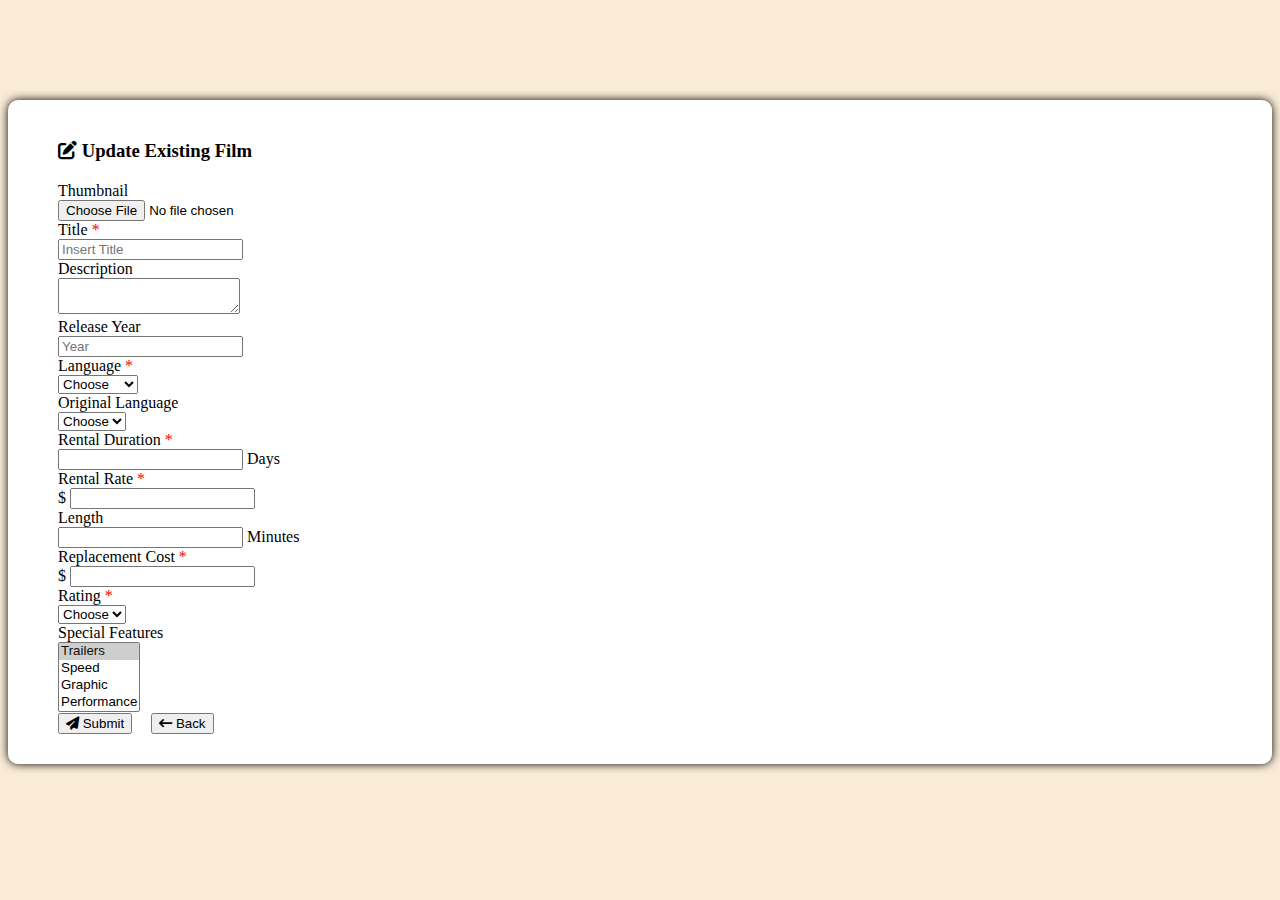
<file: form/index.html>
<!DOCTYPE html>
<html lang="en">

<head>
    <meta charset="UTF-8">
    <meta http-equiv="X-UA-Compatible" content="IE=edge">
    <meta name="viewport" content="width=device-width, initial-scale=1.0">
    <title>Document</title>
    <link href="https://cdn.jsdelivr.net/npm/bootstrap@5.1.3/dist/css/bootstrap.min.css" rel="stylesheet"
        integrity="sha384-1BmE4kWBq78iYhFldvKuhfTAU6auU8tT94WrHftjDbrCEXSU1oBoqyl2QvZ6jIW3" crossorigin="anonymous">
    <link rel="stylesheet" href="style.css">
    <link rel="stylesheet" href="https://cdnjs.cloudflare.com/ajax/libs/font-awesome/6.1.1/css/all.min.css">
</head>

<body>
    <!-- form bootstrap -->
    <div class="container">
        <h3>
            <span class="fa-solid fa-pen-to-square"></span>
            Update Existing Film
        </h3>
        <form>

            <!-- <div class="form-group mb-2 required row">
                <label class="col-md-2 control-label">E-mail</label>
                <div class="col-md-4"><input class="form-control" id="id_email" name="email" placeholder="E-mail"
                        required="required" title="" type="email" /></div>
            </div> -->

            <!-- mb = margin bottom -->
            <div class="form-group mb-2 row">
                <label for="exampleFormControlSelect1" class="col-sm-2 col-form-label control-label">Thumbnail</label>
                <div class="col-sm-10">
                    <input class="form-control" type="file" id="exampleFormControlSelect1">
                </div>
            </div>

            <div class="form-group mb-2 required row">
                <label for="inputEmail3" class="col-sm-2 col-form-label control-label">Title</label>
                <div class="col-sm-10">
                    <input type="text" class="form-control" placeholder="Insert Title" required="required">
                </div>
            </div>

            <div class="form-group mb-2 row">
                <label for="exampleFormControlTextarea1"
                    class="col-sm-2 col-form-label control-label">Description</label>
                <div class="col-sm-10">
                    <textarea class="form-control"></textarea>
                </div>
            </div>

            <div class="form-group mb-2 row">
                <label for="inputEmail3" class="col-sm-2 col-form-label control-label">Release Year</label>
                <div class="col-sm-10">
                    <input type="text" class="form-control" placeholder="Year">
                </div>
            </div>

            <div class="form-group mb-2 required row">
                <label class="col-sm-2 col-form-label control-label" for="">Language</label>
                <div class="col-sm-10">
                    <select class="form-select" id="exampleFormControlSelect1" required>
                        <option value="">Choose</option>
                        <option value="1">English</option>
                        <option value="2">Indonesia</option>
                        <option value="3">Germany</option>
                    </select>
                </div>
            </div>

            <div class="form-group mb-2 row">
                <label class="col-sm-2 col-form-label control-label" for="">Original
                    Language</label>
                <div class="col-sm-10">
                    <select class="form-select" id="exampleFormControlSelect1" required>
                        <option value="">Choose</option>
                        <option value="1">-</option>
                    </select>
                </div>
            </div>

            <div class="form-group mb-2 required row">
                <label for="" class="col-sm-2 col-form-label control-label">Rental Duration</label>
                <div class="col-sm-10">
                    <div class="input-group">
                        <input type="text" class="form-control" placeholder="" aria-label="Recipient's username"
                            aria-describedby="basic-addon2" required="required">
                        <span class="input-group-text" id="inputGroup-sizing-default">Days</span>
                    </div>
                </div>
            </div>

            <div class="form-group mb-2 required row">
                <label for="" class="col-sm-2 col-form-label control-label">Rental Rate</label>
                <div class="col-sm-10">
                    <div class="input-group">
                        <span class="input-group-text" id="inputGroup-sizing-default">$</span>
                        <input type="text" class="form-control" placeholder=""
                            aria-label="Amount (to the nearest dollar)" aria-describedby="basic-addon2"
                            required="required">
                    </div>
                </div>
            </div>

            <div class="form-group mb-2 row">
                <label for="" class="col-sm-2 col-form-label control-label">Length</label>
                <div class="col-sm-10">
                    <div class="input-group">
                        <input type="text" class="form-control" placeholder=""
                            aria-label="Amount (to the nearest dollar)" aria-describedby="basic-addon2">
                        <span class="input-group-text" id="inputGroup-sizing-default">Minutes</span>
                    </div>
                </div>
            </div>

            <div class="form-group mb-2 required row">
                <label for="" class="col-sm-2 col-form-label control-label">Replacement Cost</label>
                <div class="col-sm-10">
                    <div class="input-group">
                        <span class="input-group-text" id="inputGroup-sizing-default">$</span>
                        <input type="text" class="form-control" placeholder=""
                            aria-label="Amount (to the nearest dollar)" aria-describedby="basic-addon2"
                            required="required">
                    </div>
                </div>
            </div>

            <div class="form-group mb-2 required row">
                <label class="col-sm-2 col-form-label control-label" for="">Rating</label>
                <div class="col-sm-10">
                    <select class="form-select" id="exampleFormControlSelect1" required>
                        <option value="">Choose</option>
                        <option value="1">PG</option>
                        <option value="2">MD</option>
                        <option value="3">SM</option>
                    </select>
                </div>
            </div>

            <div class="form-group mb-2 row">
                <label for="inputEmail3" class="col-sm-2 col-form-label control-label">Special Features</label>
                <div class="col-sm-10">
                    <select class="form-select" multiple aria-label="multiple select example">
                        <option selected>Trailers</option>
                        <option value="1">Speed</option>
                        <option value="2">Graphic</option>
                        <option value="3">Performance</option>
                    </select>
                </div>
            </div>
            <div class="form-group mb-2 mt-md-4 row">
                <label for="inputEmail3" class="col-sm-2 col-form-label control-label"></label>
                <div class="col-sm-10">
                    <button type="submit" class="btn btn-primary">
                        <span class="fa-solid fa-paper-plane"></span>
                        Submit
                    </button>
                    <button type="button" class="btn btn-outline-secondary">
                        <span class="fa-solid fa-arrow-left-long"></span> 
                        Back</button>
                </div>
            </div>
        </form>
    </div>
</body>

</html>
</file>
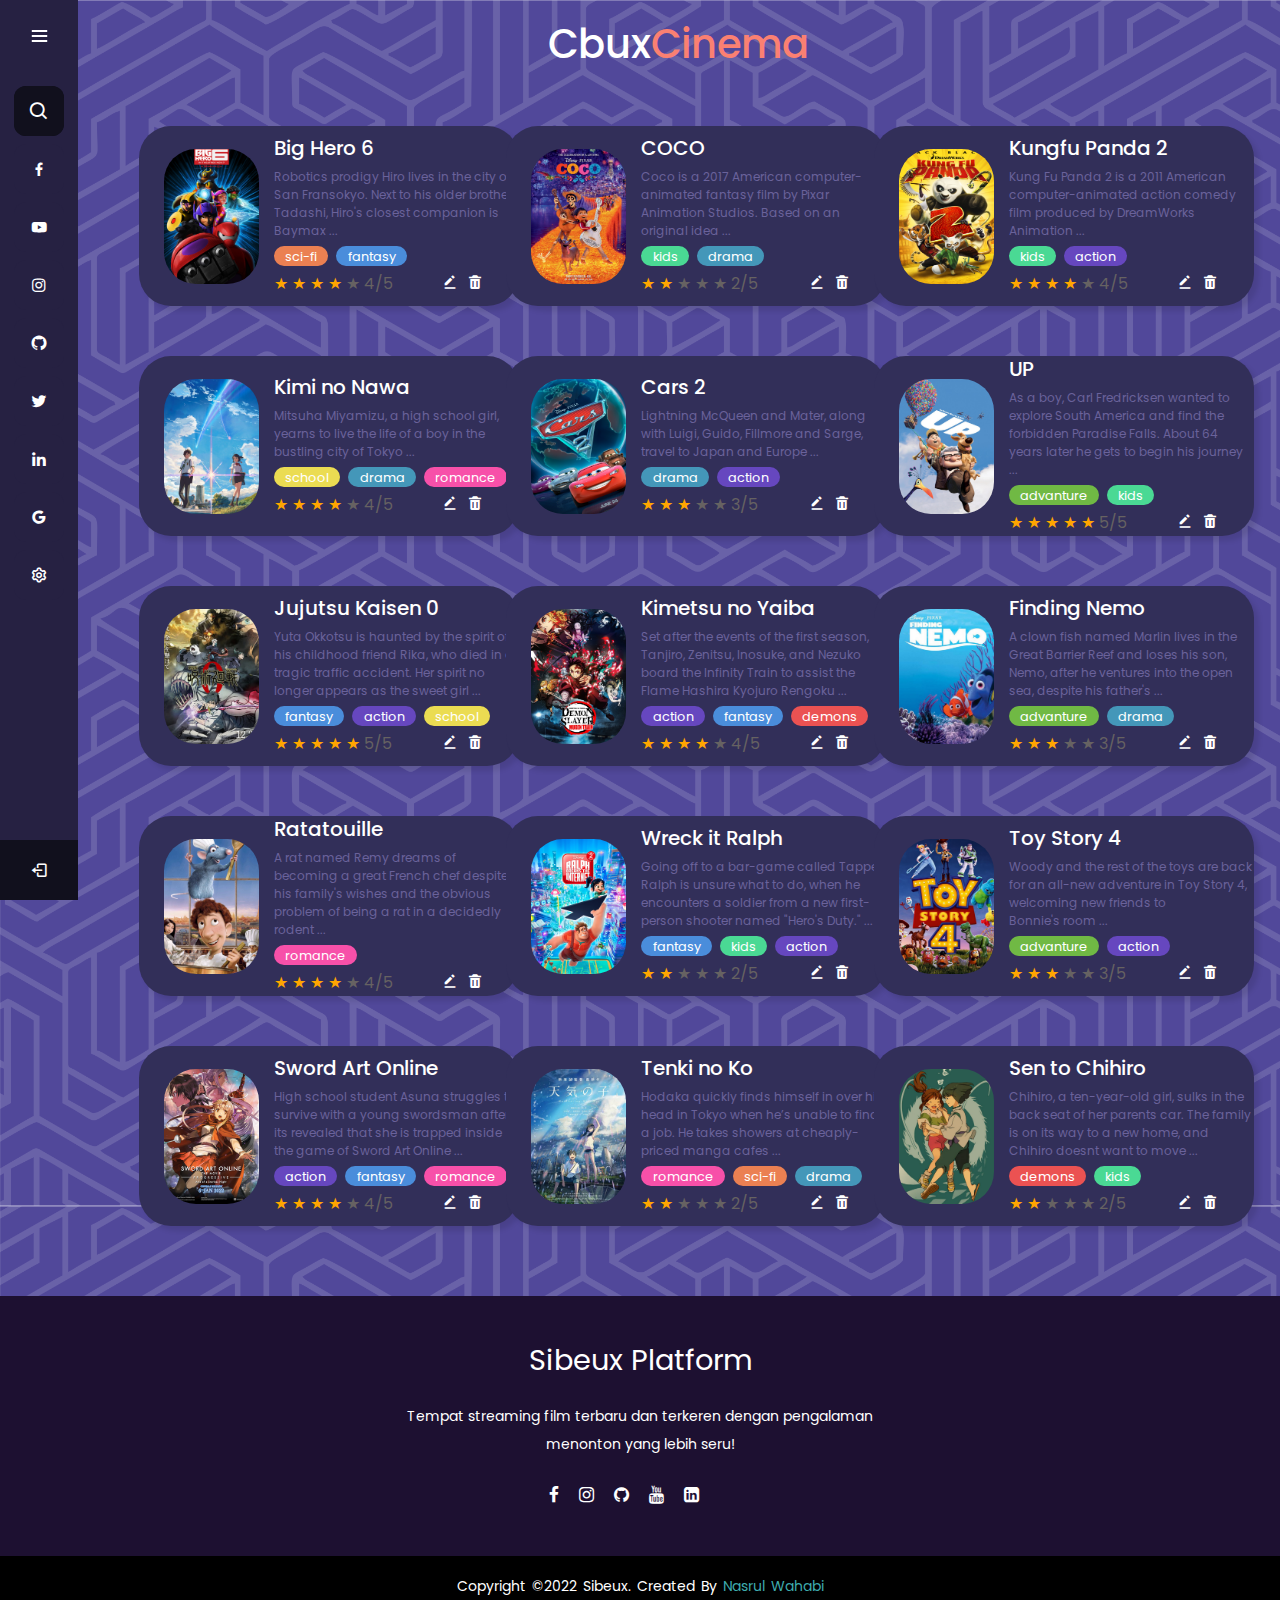
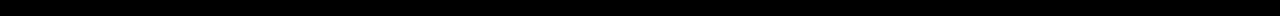
<file: movie-web/index.html>
<!DOCTYPE html>
<html lang="en">

<head>
    <meta charset="UTF-8">
    <meta http-equiv="X-UA-Compatible" content="IE=edge">
    <meta name="viewport" content="width=device-width, initial-scale=1.0">
    <title>Document</title>
    <link rel="stylesheet" href="bootstrap.css">
    <link rel="stylesheet" href="style.css">
    <link href='https://unpkg.com/boxicons@2.0.7/css/boxicons.min.css' rel='stylesheet'>
    <link rel="stylesheet" href="https://stackpath.bootstrapcdn.com/font-awesome/4.7.0/css/font-awesome.min.css">
</head>

<body>
    <div class="container">
        <div class="sidebar">
            <div class="logo-details">
                <i class='bx bxs-camera-movie icon'></i>
                <div class="logo_name">CbuxCinema</div>
                <i class='bx bx-menu' id="btn"></i>
            </div>
            <ul class="nav-list">
                <li>
                    <i class='bx bx-search'></i>
                    <input type="text" placeholder="Search...">
                    <span class="tooltip">Search</span>
                </li>
                <li>
                    <a href="https://youtu.be/dQw4w9WgXcQ" target="_blank">
                        <i class='bx bxl-facebook'></i>
                        <span class="links_name">Facebook</span>
                    </a>
                    <span class="tooltip">Facebook</span>
                </li>
                <li>
                    <a href="https://youtu.be/dQw4w9WgXcQ" target="_blank">
                        <i class='bx bxl-youtube'></i>
                        <span class="links_name">Youtube</span>
                    </a>
                    <span class="tooltip">Youtube</span>
                </li>
                <li>
                    <a href="https://youtu.be/dQw4w9WgXcQ" target="_blank">
                        <i class='bx bxl-instagram'></i>
                        <span class="links_name">Instagram</span>
                    </a>
                    <span class="tooltip">Instagram</span>
                </li>
                <li>
                    <a href="https://www.github.com/sibeux" target="_blank">
                        <i class='bx bxl-github'></i>
                        <span class="links_name">Github</span>
                    </a>
                    <span class="tooltip">Github</span>
                </li>
                <li>
                    <a href="https://youtu.be/dQw4w9WgXcQ" target="_blank">
                        <i class='bx bxl-twitter'></i>
                        <!-- links name berfungsi nampilin fulltext -->
                        <!-- saat ditekan -->
                        <span class="links_name">Twitter</span>
                    </a>
                    <span class="tooltip">Twitter</span>
                </li>
                <li>
                    <a href="https://youtu.be/dQw4w9WgXcQ" target="_blank">
                        <i class='bx bxl-linkedin'></i>
                        <span class="links_name">LinkedIn</span>
                    </a>
                    <span class="tooltip">LinkedIn</span>
                </li>
                <li>
                    <a href="https://youtu.be/dQw4w9WgXcQ" target="_blank">
                        <i class='bx bxl-google'></i>
                        <span class="links_name">wahabinasrul</span>
                    </a>
                    <span class="tooltip">Google</span>
                </li>
                <li>
                    <a href="#">
                        <i class='bx bx-cog'></i>
                        <span class="links_name">Setting</span>
                    </a>
                    <span class="tooltip">Setting</span>
                </li>
                <li class="profile">
                    <div class="profile-details">
                        <img src="img/sibeux.jpg" alt="profileImg">
                        <div class="name_job">
                            <div class="name">SibeUX</div>
                            <div class="job">Movie Cinema</div>
                        </div>
                    </div>
                    <i class='bx bx-log-out' id="log_out"></i>
                </li>
            </ul>
        </div>
        <div class="home">
            <header>
                <div class="header-content">
                    <h1>
                        Cbux<span>Cinema</span>
                    </h1>
                </div>
            </header>
            <div class="row">
                <div class="col col-lg-6 col-xl-4">
                    <div class="product-container">
                        <div class="product-card">
                            <div class="product-image">
                                <img src="img/bh6.jpg" alt="" />
                            </div>
                            <div class="product-body">
                                <h3 class="product-title">Big Hero 6</h3>
                                <div class="product-price">Robotics prodigy Hiro lives in the city of San
                                    Fransokyo. Next to his older brother, Tadashi, Hiro's closest companion is Baymax
                                    ...
                                </div>
                                <div class="product-discount">
                                    <span class="Sci-FI">sci-fi</span>
                                    <span class="Fantasy">fantasy</span>
                                </div>
                                <div class="product-rates">
                                    <span class="yellow-star">&#9733;</span>
                                    <span class="yellow-star">&#9733;</span>
                                    <span class="yellow-star">&#9733;</span>
                                    <span class="yellow-star">&#9733;</span>
                                    <span>&#9733;</span>
                                    4/5
                                </div>
                                <div class="btn">
                                    <i class='bx bxs-edit-alt'></i>
                                    <i class='bx bxs-trash'></i>
                                </div>
                            </div>
                        </div>
                    </div>
                </div>
                <div class="col col-lg-6 col-xl-4">
                    <div class="product-container">
                        <div class="product-card">
                            <div class="product-image">
                                <img src="img/coco.jpg" alt="Kopi Paling Enak" />
                            </div>
                            <div class="product-body">
                                <h3 class="product-title">COCO</h3>
                                <div class="product-price">Coco is a 2017 American computer-animated fantasy film by
                                    Pixar
                                    Animation Studios. Based on an <br> original idea ...
                                </div>
                                <div class="product-discount">
                                    <span class="kids">kids</span>
                                    <span class="drama">drama</span>
                                </div>
                                <div class="product-rates">
                                    <span class="yellow-star">&#9733;</span>
                                    <span class="yellow-star">&#9733;</span>
                                    <span>&#9733;</span>
                                    <span>&#9733;</span>
                                    <span>&#9733;</span>
                                    2/5
                                </div>
                                <div class="btn">
                                    <i class='bx bxs-edit-alt'></i>
                                    <i class='bx bxs-trash'></i>
                                </div>
                            </div>
                        </div>
                    </div>
                </div>
                <div class="col col-lg-6 col-xl-4">
                    <div class="product-container">
                        <div class="product-card">
                            <div class="product-image">
                                <img src="img/kungfupanda2.jpg" alt="" />
                            </div>
                            <div class="product-body">
                                <h3 class="product-title">Kungfu Panda 2</h3>
                                <div class="product-price">Kung Fu Panda 2 is a 2011 American computer-animated action
                                    comedy <br> film produced by DreamWorks Animation
                                    ...
                                </div>
                                <div class="product-discount">
                                    <span class="kids">kids</span>
                                    <span class="action">action</span>
                                </div>
                                <div class="product-rates">
                                    <span class="yellow-star">&#9733;</span>
                                    <span class="yellow-star">&#9733;</span>
                                    <span class="yellow-star">&#9733;</span>
                                    <span class="yellow-star">&#9733;</span>
                                    <span>&#9733;</span>
                                    4/5
                                </div>
                                <div class="btn">
                                    <i class='bx bxs-edit-alt'></i>
                                    <i class='bx bxs-trash'></i>
                                </div>
                            </div>
                        </div>
                    </div>
                </div>
                <div class="col col-lg-6 col-xl-4">
                    <div class="product-container">
                        <div class="product-card">
                            <div class="product-image">
                                <img src="img/kimi.jpg" alt="" />
                            </div>
                            <div class="product-body">
                                <h3 class="product-title">Kimi no Nawa</h3>
                                <div class="product-price">Mitsuha Miyamizu, a high school girl, yearns to live the life
                                    of a boy in the bustling city of Tokyo
                                    ...
                                </div>
                                <div class="product-discount">
                                    <span class="school">school</span>
                                    <span class="drama">drama</span>
                                    <span class="romance">romance</span>
                                </div>
                                <div class="product-rates">
                                    <span class="yellow-star">&#9733;</span>
                                    <span class="yellow-star">&#9733;</span>
                                    <span class="yellow-star">&#9733;</span>
                                    <span class="yellow-star">&#9733;</span>
                                    <span>&#9733;</span>
                                    4/5
                                </div>
                                <div class="btn">
                                    <i class='bx bxs-edit-alt'></i>
                                    <i class='bx bxs-trash'></i>
                                </div>
                            </div>
                        </div>
                    </div>
                </div>
                <div class="col col-lg-6 col-xl-4">
                    <div class="product-container">
                        <div class="product-card">
                            <div class="product-image">
                                <img src="img/cars2.jpg" alt="Kopi Paling Enak" />
                            </div>
                            <div class="product-body">
                                <h3 class="product-title">Cars 2</h3>
                                <div class="product-price"> Lightning McQueen and Mater, along with Luigi, Guido,
                                    Fillmore and Sarge, travel to Japan and Europe ...
                                </div>
                                <div class="product-discount">
                                    <span class="drama">drama</span>
                                    <span class="action">action</span>
                                </div>
                                <div class="product-rates">
                                    <span class="yellow-star">&#9733;</span>
                                    <span class="yellow-star">&#9733;</span>
                                    <span class="yellow-star">&#9733;</span>
                                    <span>&#9733;</span>
                                    <span>&#9733;</span>
                                    3/5
                                </div>
                                <div class="btn">
                                    <i class='bx bxs-edit-alt'></i>
                                    <i class='bx bxs-trash'></i>
                                </div>
                            </div>
                        </div>
                    </div>
                </div>
                <div class="col col-lg-6 col-xl-4">
                    <div class="product-container">
                        <div class="product-card">
                            <div class="product-image">
                                <img src="img/up.jpg" alt="" />
                            </div>
                            <div class="product-body">
                                <h3 class="product-title">UP</h3>
                                <div class="product-price">As a boy, Carl Fredricksen wanted to explore South America
                                    and find the forbidden Paradise Falls. About 64 years later he gets to begin his
                                    journey
                                    ...
                                </div>
                                <div class="product-discount">
                                    <span class="advanture">advanture</span>
                                    <span class="kids">kids</span>
                                </div>
                                <div class="product-rates">
                                    <span class="yellow-star">&#9733;</span>
                                    <span class="yellow-star">&#9733;</span>
                                    <span class="yellow-star">&#9733;</span>
                                    <span class="yellow-star">&#9733;</span>
                                    <span class="yellow-star">&#9733;</span>
                                    5/5
                                </div>
                                <div class="btn">
                                    <i class='bx bxs-edit-alt'></i>
                                    <i class='bx bxs-trash'></i>
                                </div>
                            </div>
                        </div>
                    </div>
                </div>
                <div class="col col-lg-6 col-xl-4">
                    <div class="product-container">
                        <div class="product-card">
                            <div class="product-image">
                                <img src="img/jjk.jpg" alt="" />
                            </div>
                            <div class="product-body">
                                <h3 class="product-title">Jujutsu Kaisen 0</h3>
                                <div class="product-price">Yuta Okkotsu is haunted by the spirit of his childhood friend
                                    Rika, who died in a tragic traffic accident. Her spirit no longer appears as the
                                    sweet girl
                                    ...
                                </div>
                                <div class="product-discount">
                                    <span class="Fantasy">fantasy</span>
                                    <span class="action">action</span>
                                    <span class="school">school</span>
                                </div>
                                <div class="product-rates">
                                    <span class="yellow-star">&#9733;</span>
                                    <span class="yellow-star">&#9733;</span>
                                    <span class="yellow-star">&#9733;</span>
                                    <span class="yellow-star">&#9733;</span>
                                    <span class="yellow-star">&#9733;</span>
                                    5/5
                                </div>
                                <div class="btn">
                                    <i class='bx bxs-edit-alt'></i>
                                    <i class='bx bxs-trash'></i>
                                </div>
                            </div>
                        </div>
                    </div>
                </div>
                <div class="col col-lg-6 col-xl-4">
                    <div class="product-container">
                        <div class="product-card">
                            <div class="product-image">
                                <img src="img/kny.jpg" alt="Kopi Paling Enak" />
                            </div>
                            <div class="product-body">
                                <h3 class="product-title">Kimetsu no Yaiba</h3>
                                <div class="product-price">Set after the events of the first season, Tanjiro,
                                    Zenitsu, Inosuke, and Nezuko board the Infinity Train to
                                    assist the Flame Hashira Kyojuro Rengoku
                                    ...
                                </div>
                                <div class="product-discount">
                                    <span class="action">action</span>
                                    <span class="Fantasy">fantasy</span>
                                    <span class="demons">demons</span>
                                </div>
                                <div class="product-rates">
                                    <span class="yellow-star">&#9733;</span>
                                    <span class="yellow-star">&#9733;</span>
                                    <span class="yellow-star">&#9733;</span>
                                    <span class="yellow-star">&#9733;</span>
                                    <span>&#9733;</span>
                                    4/5
                                </div>
                                <div class="btn">
                                    <i class='bx bxs-edit-alt'></i>
                                    <i class='bx bxs-trash'></i>
                                </div>
                            </div>
                        </div>
                    </div>
                </div>
                <div class="col col-lg-6 col-xl-4">
                    <div class="product-container">
                        <div class="product-card">
                            <div class="product-image">
                                <img src="img/nemo.jpg" alt="" />
                            </div>
                            <div class="product-body">
                                <h3 class="product-title">Finding Nemo</h3>
                                <div class="product-price">A clown fish named Marlin lives in the Great Barrier Reef and
                                    loses his son, Nemo, after he ventures into the open sea, despite his father's
                                    ...
                                </div>
                                <div class="product-discount">
                                    <span class="advanture">advanture</span>
                                    <span class="drama">drama</span>
                                </div>
                                <div class="product-rates">
                                    <span class="yellow-star">&#9733;</span>
                                    <span class="yellow-star">&#9733;</span>
                                    <span class="yellow-star">&#9733;</span>
                                    <span>&#9733;</span>
                                    <span>&#9733;</span>
                                    3/5
                                </div>
                                <div class="btn">
                                    <i class='bx bxs-edit-alt'></i>
                                    <i class='bx bxs-trash'></i>
                                </div>
                            </div>
                        </div>
                    </div>
                </div>
                <div class="col col-lg-6 col-xl-4">
                    <div class="product-container">
                        <div class="product-card">
                            <div class="product-image">
                                <img src="img/rat.jpg" alt="" />
                            </div>
                            <div class="product-body">
                                <h3 class="product-title">Ratatouille</h3>
                                <div class="product-price">A rat named Remy dreams of becoming a great French chef
                                    despite his family's wishes and the obvious problem of being a rat in a decidedly
                                    rodent
                                    ...
                                </div>
                                <div class="product-discount">
                                    <span class="romance">romance</span>
                                </div>
                                <div class="product-rates">
                                    <span class="yellow-star">&#9733;</span>
                                    <span class="yellow-star">&#9733;</span>
                                    <span class="yellow-star">&#9733;</span>
                                    <span class="yellow-star">&#9733;</span>
                                    <span class="yellow-sta">&#9733;</span>
                                    4/5
                                </div>
                                <div class="btn">
                                    <i class='bx bxs-edit-alt'></i>
                                    <i class='bx bxs-trash'></i>
                                </div>
                            </div>
                        </div>
                    </div>
                </div>
                <div class="col col-lg-6 col-xl-4">
                    <div class="product-container">
                        <div class="product-card">
                            <div class="product-image">
                                <img src="img/rap.jpg" alt="Kopi Paling Enak" />
                            </div>
                            <div class="product-body">
                                <h3 class="product-title">Wreck it Ralph</h3>
                                <div class="product-price">Going off to a bar-game called Tapper, Ralph is unsure what
                                    to do, when he encounters a soldier from a new first-person shooter named "Hero's
                                    Duty."
                                    ...
                                </div>
                                <div class="product-discount">
                                    <span class="Fantasy">fantasy</span>
                                    <span class="kids">kids</span>
                                    <span class="action">action</span>
                                </div>
                                <div class="product-rates">
                                    <span class="yellow-star">&#9733;</span>
                                    <span class="yellow-star">&#9733;</span>
                                    <span class="yellow-sta">&#9733;</span>
                                    <span class="yellow-sta">&#9733;</span>
                                    <span>&#9733;</span>
                                    2/5
                                </div>
                                <div class="btn">
                                    <i class='bx bxs-edit-alt'></i>
                                    <i class='bx bxs-trash'></i>
                                </div>
                            </div>
                        </div>
                    </div>
                </div>
                <div class="col col-lg-6 col-xl-4">
                    <div class="product-container">
                        <div class="product-card">
                            <div class="product-image">
                                <img src="img/toy4.jpg" alt="Kopi Paling Enak" />
                            </div>
                            <div class="product-body">
                                <h3 class="product-title">Toy Story 4</h3>
                                <div class="product-price">Woody and the rest of the toys are back for an all-new
                                    adventure in Toy Story 4, welcoming new friends to <br> Bonnie's room ...
                                </div>
                                <div class="product-discount">
                                    <span class="advanture">advanture</span>
                                    <span class="action">action</span>
                                </div>
                                <div class="product-rates">
                                    <span class="yellow-star">&#9733;</span>
                                    <span class="yellow-star">&#9733;</span>
                                    <span class="yellow-star">&#9733;</span>
                                    <span>&#9733;</span>
                                    <span>&#9733;</span>
                                    3/5
                                </div>
                                <div class="btn">
                                    <i class='bx bxs-edit-alt'></i>
                                    <i class='bx bxs-trash'></i>
                                </div>
                            </div>
                        </div>
                    </div>
                </div>
            </div>
            <!-- ================================================================== -->
            <div class="row">
                <div class="col col-lg-6 col-xl-4">
                    <div class="product-container">
                        <div class="product-card">
                            <div class="product-image">
                                <img src="img/sao.jpg" alt="" />
                            </div>
                            <div class="product-body">
                                <h3 class="product-title">Sword Art Online</h3>
                                <div class="product-price">High school student Asuna struggles to survive with a young
                                    swordsman after its revealed that she is trapped inside the game of Sword Art Online
                                    ...
                                </div>
                                <div class="product-discount">
                                    <span class="action">action</span>
                                    <span class="Fantasy">fantasy</span>
                                    <span class="romance">romance</span>
                                </div>
                                <div class="product-rates">
                                    <span class="yellow-star">&#9733;</span>
                                    <span class="yellow-star">&#9733;</span>
                                    <span class="yellow-star">&#9733;</span>
                                    <span class="yellow-star">&#9733;</span>
                                    <span>&#9733;</span>
                                    4/5
                                </div>
                                <div class="btn">
                                    <i class='bx bxs-edit-alt'></i>
                                    <i class='bx bxs-trash'></i>
                                </div>
                            </div>
                        </div>
                    </div>
                </div>
                <div class="col col-lg-6 col-xl-4">
                    <div class="product-container">
                        <div class="product-card">
                            <div class="product-image">
                                <img src="img/ko.jpg" alt="" />
                            </div>
                            <div class="product-body">
                                <h3 class="product-title">Tenki no Ko</h3>
                                <div class="product-price">Hodaka quickly finds himself in over his head in Tokyo when
                                    he’s unable to find a job. He takes showers at cheaply-priced manga cafes
                                    ...
                                </div>
                                <div class="product-discount">
                                    <span class="romance">romance</span>
                                    <span class="Sci-FI">sci-fi</span>
                                    <span class="drama">drama</span>
                                </div>
                                <div class="product-rates">
                                    <span class="yellow-star">&#9733;</span>
                                    <span class="yellow-star">&#9733;</span>
                                    <span class="yellow-sta">&#9733;</span>
                                    <span class="yellow-sta">&#9733;</span>
                                    <span class="yellow-sta">&#9733;</span>
                                    2/5
                                </div>
                                <div class="btn">
                                    <i class='bx bxs-edit-alt'></i>
                                    <i class='bx bxs-trash'></i>
                                </div>
                            </div>
                        </div>
                    </div>
                </div>
                <div class="col col-lg-6 col-xl-4">
                    <div class="product-container">
                        <div class="product-card">
                            <div class="product-image">
                                <img src="img/sen.jpg" alt="Kopi Paling Enak" />
                            </div>
                            <div class="product-body">
                                <h3 class="product-title">Sen to Chihiro</h3>
                                <div class="product-price">Chihiro, a ten-year-old girl, sulks in the back seat of her
                                    parents car. The family is on its way to a new home, and Chihiro
                                    doesnt want to move
                                    ...
                                </div>
                                <div class="product-discount">
                                    <span class="demons">demons</span>
                                    <span class="kids">kids</span>
                                </div>
                                <div class="product-rates">
                                    <span class="yellow-star">&#9733;</span>
                                    <span class="yellow-star">&#9733;</span>
                                    <span class="yellow-sta">&#9733;</span>
                                    <span class="yellow-sta">&#9733;</span>
                                    <span>&#9733;</span>
                                    2/5
                                </div>
                                <div class="btn">
                                    <i class='bx bxs-edit-alt'></i>
                                    <i class='bx bxs-trash'></i>
                                </div>
                            </div>
                        </div>
                    </div>
                </div>
            </div>
        </div>
        <footer>
            <div class="footer-content">
                <h3>Sibeux Platform</h3>
                <p>Tempat streaming film terbaru dan terkeren dengan
                    pengalaman menonton yang lebih seru!
                </p>
                <ul class="socials">
                    <li><a href="https://www.facebook.com/m.n.wahabi/" target="_blank"><i class="fa fa-facebook"></i></a></li>
                    <li><a href="https://www.instagram.com/nasrulwahabi" target="_blank"><i class="fa fa-instagram"></i></a></li>
                    <li><a href="https://www.github.com/sibeux" target="_blank"><i class="fa fa-github"></i></a></li>
                    <li><a href="https://bit.ly/HabiqiYT" target="_blank"><i class="fa fa-youtube"></i></a></li>
                    <li><a href="https://www.linkedin.com/in/m-nasrul-wahabi-a35a97181/" target="_blank"><i class="fa fa-linkedin-square"></i></a></li>
                </ul>
            </div>
            <div class="footer-bottom">
                <p>copyright &copy;2022 Sibeux. Created by <span>Nasrul Wahabi</span></p>
            </div>
        </footer>
    </div>
    <script>
        let sidebar = document.querySelector(".sidebar");
        let closeBtn = document.querySelector("#btn");
        let searchBtn = document.querySelector(".bx-search");

        closeBtn.addEventListener("click", () => {
            sidebar.classList.toggle("open");
            menuBtnChange(); //calling the function(optional)
        });

        searchBtn.addEventListener("click", () => { // Sidebar open when you click on the search iocn
            sidebar.classList.toggle("open");
            menuBtnChange(); //calling the function(optional)
        });

        // following are the code to change sidebar button(optional)
        function menuBtnChange() {
            if (sidebar.classList.contains("open")) {
                closeBtn.classList.replace("bx-menu", "bx-menu-alt-right"); //replacing the iocns class
            } else {
                closeBtn.classList.replace("bx-menu-alt-right", "bx-menu"); //replacing the iocns class
            }
        }
    </script>
</body>

</html>
</file>
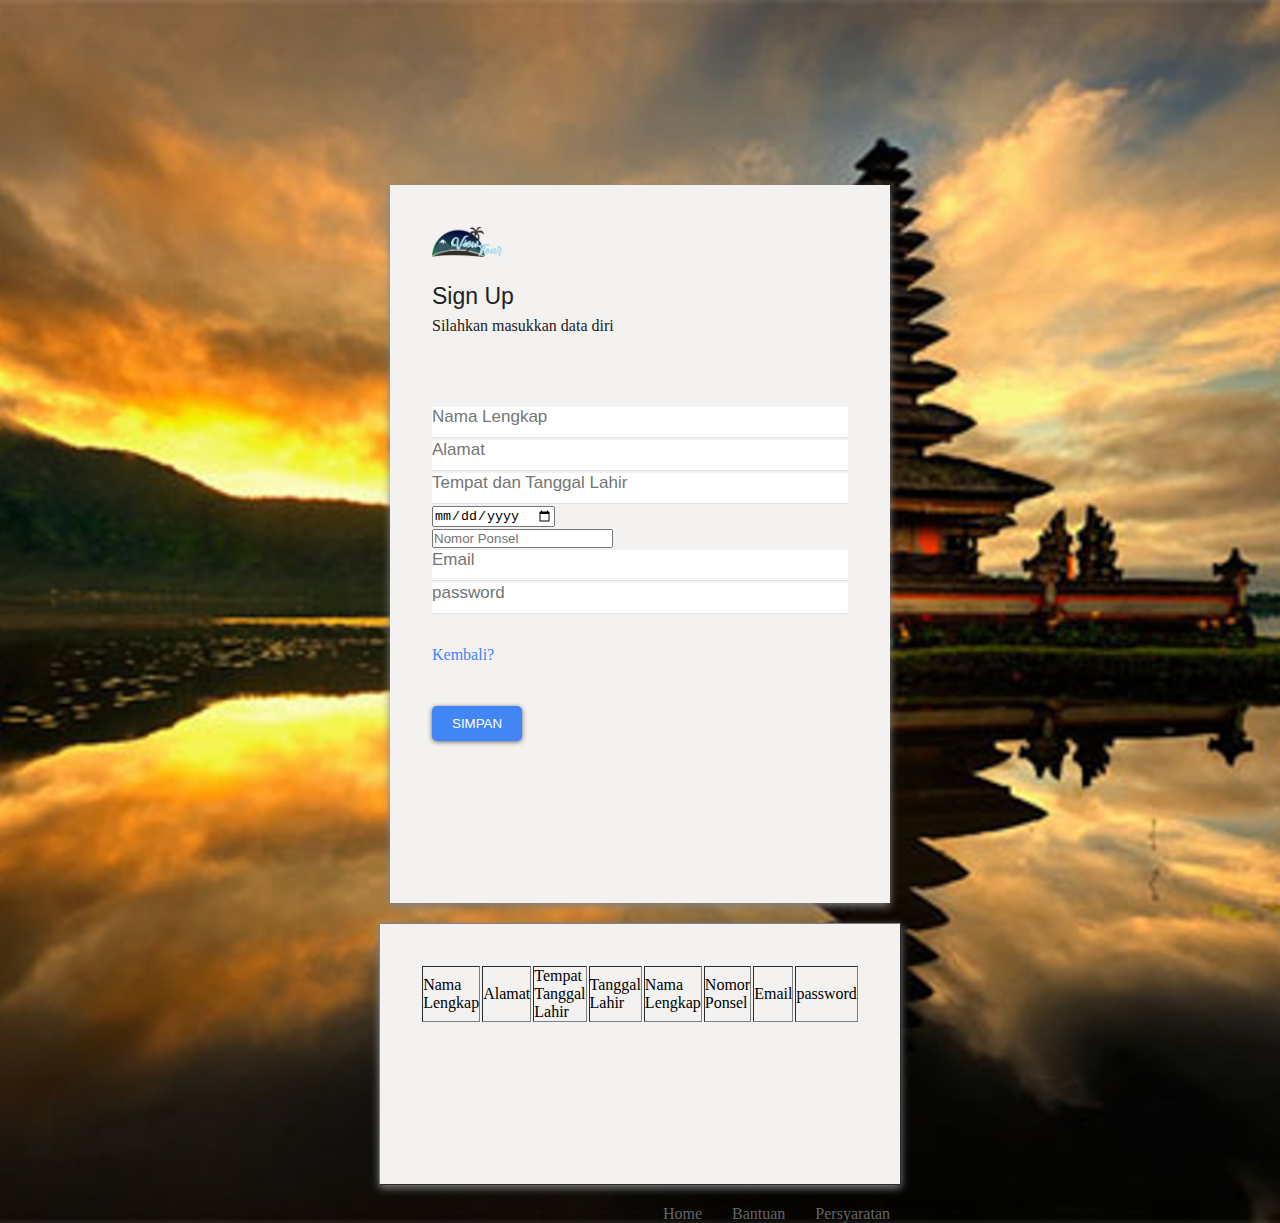
<file: form/pweb_form-main/index.html>
<!DOCTYPE html>
<html lang="en">
<head>
	<meta charset="UTF-8">
	<title>ViewTour Form</title>
	<link href="https://fonts.googleapis.com/css?family=Barlow" rel="stylesheet"> 
	<link rel="stylesheet" href="style.css">
</head>
<body>
	<div class="container">
		<table>
			<form name="data" method="POST" action="">
				<pre>
				<tr>
					<td><img src="logo22.png" width="100" alt=""></td>
				</tr>
				<tr>
					<td><p class="daftar">Sign Up</p></td>
				</tr>
				<tr>
					<td><p class="masuk">Silahkan masukkan data diri</p></td>
				</tr>
				<tr>
					<td>
						<input type="text" placeholder="Nama Lengkap">		
					</td>
				</tr>
				<tr>
					<td>
						<input type="text" placeholder="Alamat">		
					</td>
				</tr>
				<tr>
					<td>
						<input type="text" placeholder="Tempat dan Tanggal Lahir">		
					</td>
				</tr>
				<tr>
					<td>
						<input type="date" placeholder="Tanggal Lahir">		
					</td>
				</tr>
				<tr>
					<td>
						<input type="number" placeholder="Nomor Ponsel">		
					</td>
				</tr>
                <tr>
					<td>
						<input type="text" placeholder="Email">		
					</td>
				</tr>
				<tr>
					<td>
						<input type="password" placeholder="password">		
					</td>
				</tr>
				<tr>
					<td><p class="batal"><a href="" >Kembali?</a></p></td>
				</tr>
			</pre>
			<tr>
				<td>
					<div class="kiri"><input type="button" onclick="terimainput()" value="SIMPAN"></div>
				</td>
			</tr>
			</form>
		<table border="1" id="tabelinput">
		<tr>
			<td>Nama Lengkap</td>
			<td>Alamat</td>
			<td>Tempat Tanggal Lahir</td>
			<td>Tanggal Lahir</td>
			<td>Nama Lengkap</td>
			<td>Nomor Ponsel</td>
			<td>Email</td>
			<td>password</td>
		</tr>
		</table>
		</table>
		<div class="foot">
			<div class="right">
				<ul>
					<li>Home</li>
					<li style="padding: 0 30px;">Bantuan</li>
					<li>Persyaratan</li>
				</ul>
			</div>
		</div>
	</div>
</body>
</html>
</file>
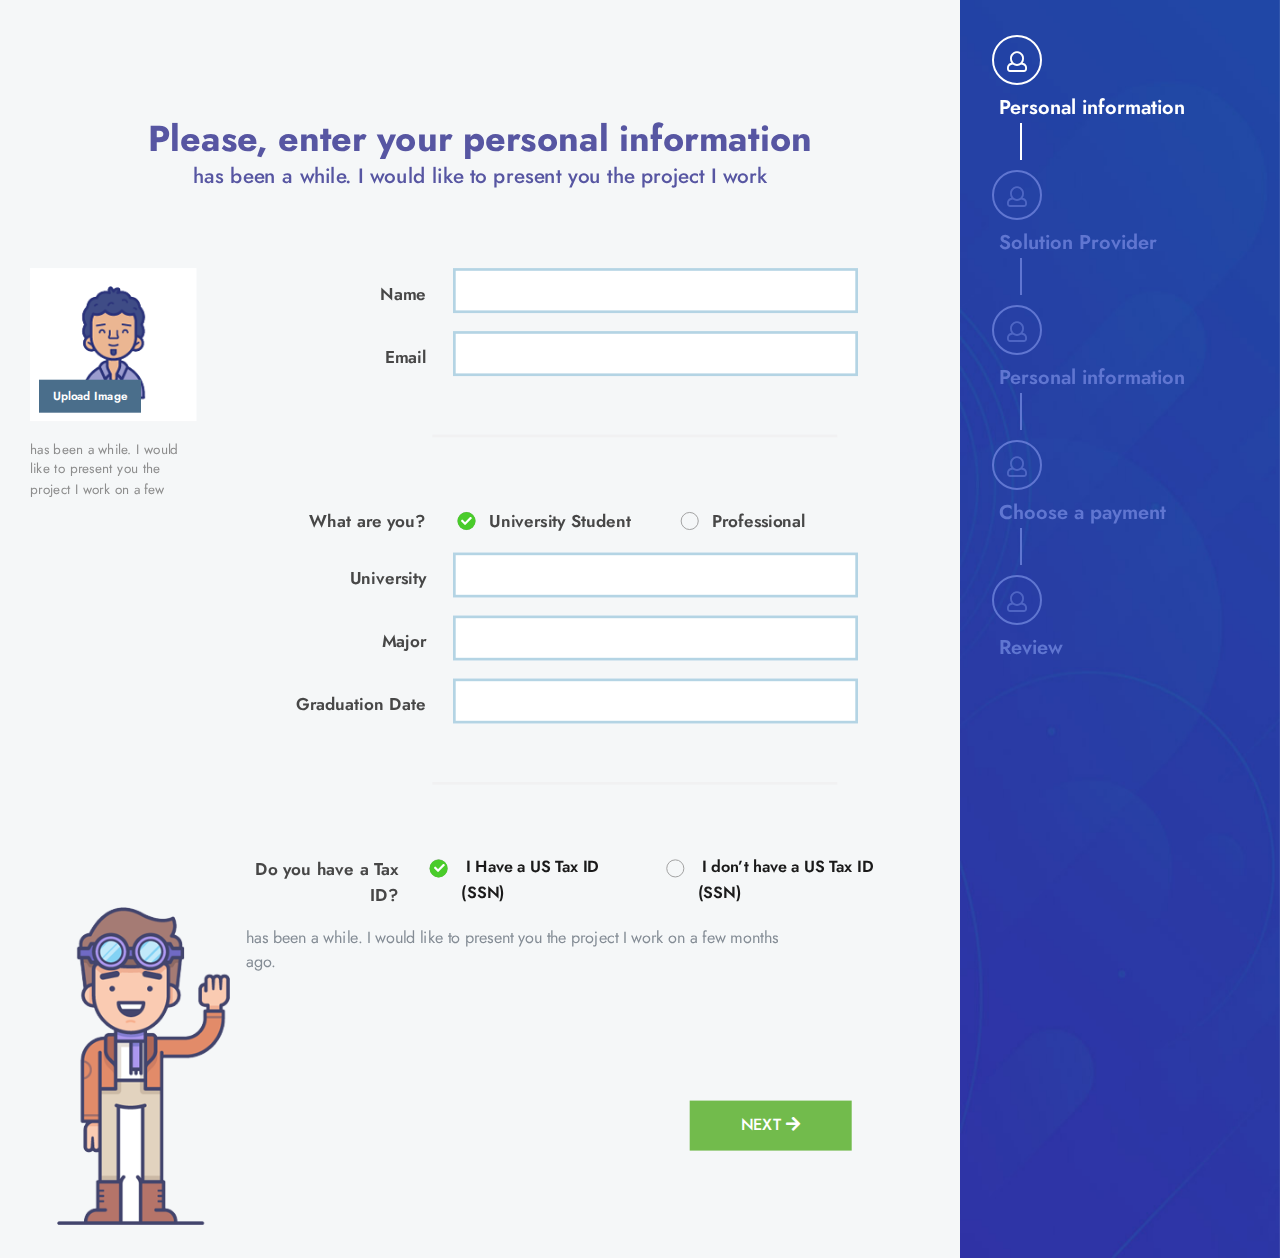
<file: form/v3-boxed/index.html>
<!DOCTYPE html>
<html lang="en">

<head>
    <meta charset="utf-8">
    <title>documents</title>
    <meta name="viewport" content="width=device-width, initial-scale=1.0">
    <link rel="stylesheet" href="assets/css/bootstrap.min.css">
    <link rel="stylesheet" href="assets/css/animate.min.css">
    <link rel="stylesheet" href="assets/css/fontawesome-all.css">
    <link rel="stylesheet" href="assets/css/style.css">

    <link rel="stylesheet" type="text/css" href="assets/css/colors/switch.css">
    <!-- Color Alternatives -->
    <!-- <link href="assets/css/colors/color-2.css" rel="alternate stylesheet" type="text/css" title="color-2">
    <link href="assets/css/colors/color-3.css" rel="alternate stylesheet" type="text/css" title="color-3">
    <link href="assets/css/colors/color-4.css" rel="alternate stylesheet" type="text/css" title="color-4">
    <link href="assets/css/colors/color-5.css" rel="alternate stylesheet" type="text/css" title="color-5"> -->

</head>

<body class="boxed-version">

    <!-- This code is use for color chooser, you can delete -->
    <!-- <div id="switch-color" class="color-switcher">
        <div class="open"><i class="fas fa-cog"></i></div>
        <h4>COLOR OPTION</h4>
        <ul>
            <li><a class="color-2" onclick="setActiveStyleSheet('color-2'); return false;" href="#"><i class="fas fa-cog"></i></a> </li>
            <li><a class="color-3" onclick="setActiveStyleSheet('color-3'); return false;" href="#"><i class="fas fa-cog"></i></a> </li>
            <li><a class="color-4" onclick="setActiveStyleSheet('color-4'); return false;" href="#"><i class="fas fa-cog"></i></a> </li>
            <li><a class="color-5" onclick="setActiveStyleSheet('color-5'); return false;" href="#"><i class="fas fa-cog"></i></a> </li>
        </ul>
    </div> -->
    <div class="clearfix"></div>


    <div class="wrapper wizard d-flex clearfix multisteps-form position-relative">
        <div class="steps order-2 position-relative w-25">
            <div class="multisteps-form__progress">
                <span class="multisteps-form__progress-btn js-active" title="Application data"><i
                        class="far fa-user"></i><span>Personal information</span></span>
                <span class="multisteps-form__progress-btn" title="Tax residency"><i
                        class="far fa-user"></i><span>Solution Provider</span></span>
                <span class="multisteps-form__progress-btn" title="Indentity documents"><i
                        class="far fa-user"></i><span>Personal information</span></span>
                <span class="multisteps-form__progress-btn" title="Investability"><i
                        class="far fa-user"></i><span>Choose a payment</span></span>
                <span class="multisteps-form__progress-btn" title="Review"><i class="far fa-user"></i><span>Review
                    </span></span>
            </div>
        </div>
        <form class="multisteps-form__form w-75 order-1" action="#" id="wizard">
            <div class="form-area position-relative">
                <!-- div 1 -->
                <div class="multisteps-form__panel js-active" data-animation="slideHorz">
                    <div class="wizard-forms">
                        <div class="inner pb-100 clearfix">
                            <div class="wizard-title text-center">
                                <h3>Please, enter your personal information</h3>
                                <p>has been a while. I would like to present you the project I work </p>
                            </div>
                            <div class="wizard-photo-area">
                                <div class="wizard-photo-upload position-relative">
                                    <label for="files">Upload Image</label>
                                    <input id="files" type='file' onchange="readURL(this);" style="display: none;">
                                    <div class="display-img text-center">
                                        <img id="profile-image" src="assets/img/pf1.png" alt="your image" />
                                    </div>
                                </div>
                                <div class="photo-upload-text">has been a while. I would like to present you the project
                                    I work on a few
                                </div>
                            </div>
                            <div class="wizard-form-field mb-85">
                                <div class="wizard-form-input">
                                    <label>Name</label>
                                    <input type="text" name="name">
                                </div>
                                <div class="wizard-form-input">
                                    <label>Email</label>
                                    <input type="email" name="email">
                                </div>
                                <div class="wizard-form-input mb-60 mt-60">
                                    <div class="line"></div>
                                </div>
                                <div class="wizard-form-input">
                                    <label>What are you?</label>
                                    <div class="wizard-checked">
                                        <label class="checkbox-circle">
                                            <input type="radio" checked="checked" name="student_type"
                                                value="University Student">
                                            <span class="checkmark"></span>
                                            University Student
                                        </label>
                                    </div>
                                    <div class="wizard-checked">
                                        <label class="checkbox-circle">
                                            <input type="radio" name="student_type" value="Professional">
                                            <span class="checkmark"></span>
                                            Professional
                                        </label>
                                    </div>
                                </div>
                                <div class="wizard-form-input">
                                    <label>University</label>
                                    <input type="email" name="email">
                                </div>
                                <div class="wizard-form-input">
                                    <label>Major</label>
                                    <input type="email" name="email">
                                </div>
                                <div class="wizard-form-input">
                                    <label>Graduation Date</label>
                                    <input type="email" name="email">
                                </div>
                                <div class="wizard-form-input mb-60 mt-60">
                                    <div class="line"></div>
                                </div>
                                <div class="wizard-form-input">
                                    <label>Do you have a Tax ID?</label>
                                    <div class="wizard-checked">
                                        <label class="checkbox-circle">
                                            <input type="radio" checked="checked" name="ssn"
                                                value="I Have a US Tax ID (SSN)">
                                            <span class="checkmark"></span>
                                            <span>I Have a US Tax ID (SSN)</span>
                                        </label>
                                    </div>
                                    <div class="wizard-checked">
                                        <label class="checkbox-circle">
                                            <input type="radio" name="ssn" value="I Don't have a US Tax ID (SSN)">
                                            <span class="checkmark"></span>
                                            <span>I don’t have a US Tax ID (SSN)</span>
                                        </label>
                                    </div>
                                </div>
                                <div class="form-field-text">has been a while. I would like to present you the
                                    project I work on a few
                                    months ago.
                                </div>
                            </div>
                            <div class="wizard-v3-progress">
                                <span>1 to 5 step</span>
                                <h3>0% to complete</h3>
                                <div class="progress">
                                    <div class="progress-bar" style="width: 0%">
                                    </div>
                                </div>
                            </div>
                        </div>
                        <!-- /.inner -->
                        <div class="vector-img-one">
                            <img src="assets/img/vb1.png" alt="">
                        </div>
                        <div class="actions">
                            <ul>
                                <li><span class="js-btn-next" title="NEXT">NEXT <i class="fa fa-arrow-right"></i></span>
                                </li>
                            </ul>
                        </div>
                    </div>
                </div>
                <!-- div 2 -->
                <div class="multisteps-form__panel" data-animation="slideHorz">
                    <div class="wizard-forms section-padding">
                        <div class="inner pb-100 clearfix">
                            <div class="wizard-title text-center">
                                <h3>Please, enter your personal information</h3>
                                <p>has been a while. I would like to present you the project I work </p>
                            </div>
                            <div class="wizard-solution-select">
                                <div class="row">
                                    <div class="col-md-4">
                                        <label class="option_item">
                                            <input type="checkbox" class="checkbox">
                                            <span class="option_inner">
                                                <span class="tickmark"></span>
                                                <span class="icon"><img src="assets/img/d1.png" alt=""></span>
                                                <span class="name">Minuteman Maintenance</span>
                                            </span>
                                        </label>
                                    </div>
                                    <div class="col-md-4">
                                        <label class="option_item">
                                            <input type="checkbox" class="checkbox">
                                            <span class="option_inner">
                                                <span class="tickmark"></span>
                                                <span class="icon"><img src="assets/img/d1.png" alt=""></span>
                                                <span class="name">Minuteman Maintenance</span>
                                            </span>
                                        </label>
                                    </div>
                                    <div class="col-md-4">
                                        <label class="option_item">
                                            <input type="checkbox" class="checkbox">
                                            <span class="option_inner">
                                                <span class="tickmark"></span>
                                                <span class="icon"><img src="assets/img/d1.png" alt=""></span>
                                                <span class="name">Minuteman Maintenance</span>
                                            </span>
                                        </label>
                                    </div>
                                </div>
                            </div>
                            <div class="wizard-note-subject pb-100">
                                <div class="wizard-form-input select-option-area">
                                    <label>Select Subject</label>
                                    <select>
                                        <option>Subject 1</option>
                                        <option>Subject 2</option>
                                        <option>Subject 3</option>
                                        <option>Subject 4</option>
                                    </select>
                                </div>
                                <div class="wizard-form-input">
                                    <label>Write Note</label>
                                    <textarea></textarea>
                                </div>
                                <div class="wizard-form-input">
                                    <div class="wizard-checked">
                                        <input type="radio" checked="checked" name="radio">
                                        <span>I Have a US Tax ID (SSN)</span>
                                    </div>
                                    <div class="wizard-checked">
                                        <input type="radio" checked="checked" name="radio">
                                        <span>I don’t have a US Tax ID (SSN)</span>
                                    </div>
                                </div>
                            </div>
                            <div class="wizard-v3-progress">
                                <span>2 to 5 step</span>
                                <h3>38% to complete</h3>
                                <div class="progress">
                                    <div class="progress-bar" style="width: 38%">
                                    </div>
                                </div>
                            </div>
                        </div>
                        <!-- /.inner -->
                        <div class="vector-img-one">
                            <img src="assets/img/vb2.png" alt="">
                        </div>
                        <div class="actions">
                            <ul>
                                <li><span class="js-btn-prev" title="BACK"><i class="fa fa-arrow-left"></i> BACK </span>
                                </li>
                                <li><span class="js-btn-next" title="NEXT">NEXT <i class="fa fa-arrow-right"></i></span>
                                </li>
                            </ul>
                        </div>
                    </div>
                </div>
                <!-- div 3 -->
                <div class="multisteps-form__panel" data-animation="slideHorz">
                    <div class="wizard-forms">
                        <div class="inner pb-100 clearfix">
                            <div class="wizard-title text-center">
                                <h3>Please, enter your personal information</h3>
                                <p>has been a while. I would like to present you the project I work </p>
                            </div>
                            <div class="wizard-form-input select-caret">
                                <select>
                                    <option>Subject 1</option>
                                    <option>Subject 2</option>
                                    <option>Subject 3</option>
                                    <option>Subject 4</option>
                                </select>
                            </div>
                            <div class="wizard-form-input mb-60 mt-60">
                                <div class="line line2"></div>
                            </div>
                            <div class="wizard-duration mb-60">
                                <span class="wizard-sub-text">Duration Services</span>
                                <div class="row">
                                    <div class="col-md-4">
                                        <label class="duration-option">
                                            <input type="radio" name="duration-service" value="4 weeks"
                                                class="d-checkbox">
                                            <span class="checkbox-circle-tick"></span>
                                            <span class="duration-box text-center">
                                                <span class="title">4</span>
                                                <span>Weeks</span>
                                            </span>
                                        </label>
                                    </div>
                                    <div class="col-md-4">
                                        <label class="duration-option">
                                            <input type="radio" name="duration-service" value="6 weeks"
                                                class="d-checkbox">
                                            <span class="checkbox-circle-tick"></span>
                                            <span class="duration-box text-center">
                                                <span class="title">6</span>
                                                <span>Weeks</span>
                                            </span>
                                        </label>
                                    </div>
                                    <div class="col-md-4">
                                        <label class="duration-option">
                                            <input type="radio" name="duration-service" value="9 weeks"
                                                class="d-checkbox">
                                            <span class="checkbox-circle-tick"></span>
                                            <span class="duration-box text-center">
                                                <span class="title">9</span>
                                                <span>Weeks</span>
                                            </span>
                                        </label>
                                    </div>
                                </div>
                            </div>
                            <div class="wizard-form-input mb-60 mt-60">
                                <div class="line line2"></div>
                            </div>
                            <div class="wizard-day-item">
                                <span class="wizard-sub-text">Choose the included services</span>
                                <div class="wizard-checkbox-option">
                                    <ul>
                                        <li>
                                            <label class="block-option">
                                                <input type="checkbox" name="day-checkout" class="checked-checkbox">
                                                <span class="checkbox-tick"></span>
                                                <span class="day-label">Select Day</span>
                                            </label>
                                        </li>
                                        <li>
                                            <label class="block-option">
                                                <input type="checkbox" name="day-checkout" class="checked-checkbox">
                                                <span class="checkbox-tick"></span>
                                                <span class="day-label">Select Day</span>
                                            </label>
                                        </li>
                                        <li>
                                            <label class="block-option">
                                                <input type="checkbox" name="day-checkout" class="checked-checkbox">
                                                <span class="checkbox-tick"></span>
                                                <span class="day-label">Select Day</span>
                                            </label>
                                        </li>
                                        <li>
                                            <label class="block-option">
                                                <input type="checkbox" name="day-checkout" class="checked-checkbox">
                                                <span class="checkbox-tick"></span>
                                                <span class="day-label">Select Day</span>
                                            </label>
                                        </li>
                                    </ul>
                                </div>
                            </div>
                            <div class="wizard-form-input mb-60 mt-60">
                                <div class="line line2"></div>
                            </div>
                            <div class="wizard-document-upload pb-200">
                                <span class="wizard-sub-text">Upload the documents</span>
                                <div class="custom-file position-relative">
                                    <input type="file" class="custom-file-input form-control d-none" id="customFile">
                                    <label class="custom-file-label" for="customFile">jpg or .pdf should be more than
                                        500KB or 300PI</label>
                                </div>
                            </div>
                            <div class="wizard-v3-progress">
                                <span>3 to 5 step</span>
                                <h3>59% to complete</h3>
                                <div class="progress">
                                    <div class="progress-bar" style="width: 59%">
                                    </div>
                                </div>
                            </div>
                        </div>
                        <!-- ./inner -->
                        <div class="vector-img-one">
                            <img src="assets/img/vb3.png" alt="">
                        </div>
                        <div class="actions">
                            <ul>
                                <li><span class="js-btn-prev" title="BACK"><i class="fa fa-arrow-left"></i> BACK </span>
                                </li>
                                <li><span class="js-btn-next" title="NEXT">NEXT <i class="fa fa-arrow-right"></i></span>
                                </li>
                            </ul>
                        </div>
                    </div>
                </div>
                <!-- div 4 -->
                <div class="multisteps-form__panel" data-animation="slideHorz">
                    <div class="wizard-forms">
                        <div class="inner pb-200 clearfix">
                            <div class="wizard-title text-center">
                                <h3>Choose Service Provider</h3>
                                <p>has been a while. I would like to present you the project I work </p>
                            </div>
                            <div id="slider-service" class="wizard-service-slide">
                                <label class="services-box-item">
                                    <input type="checkbox" name="contact_person" value="Mr Leo"
                                        class="service-checkbox">
                                    <span class="w-service-box text-center position-relative">
                                        <span class="tooltip-info" data-toggle="tooltip" data-placement="top"
                                            title="Mr Leo Service officer"></span>
                                        <span class="service-icon">
                                            <img src="assets/img/ws1.png" alt="">
                                        </span>
                                        <span class="service-text">
                                            Mr Leo
                                        </span>
                                        <span class="option-seclect">
                                            <span>Selected</span>
                                        </span>
                                    </span>
                                </label>
                                <label class="services-box-item">
                                    <input type="checkbox" name="contact_person" value="Mr Leo"
                                        class="service-checkbox">
                                    <span class="w-service-box text-center position-relative">
                                        <span class="tooltip-info" data-toggle="tooltip" data-placement="top"
                                            title="Mr Jim Service officer"></span>
                                        <span class="service-icon">
                                            <img src="assets/img/ws2.jpg" alt="">
                                        </span>
                                        <span class="service-text">
                                            Mr Jim
                                        </span>
                                        <span class="option-seclect">
                                            <span>Selected</span>
                                        </span>
                                    </span>
                                </label>
                                <label class="services-box-item">
                                    <input type="checkbox" name="contact_person" value="Mr Leo"
                                        class="service-checkbox">
                                    <span class="w-service-box text-center position-relative">
                                        <span class="tooltip-info" data-toggle="tooltip" data-placement="top"
                                            title="Mrs Katie Service officer"></span>
                                        <span class="service-icon">
                                            <img src="assets/img/ws3.jpg" alt="">
                                        </span>
                                        <span class="service-text">
                                            Mrs Katie
                                        </span>
                                        <span class="option-seclect">
                                            <span>Selected</span>
                                        </span>
                                    </span>
                                </label>
                                <label class="services-box-item">
                                    <input type="checkbox" name="contact_person" value="Mr Leo"
                                        class="service-checkbox">
                                    <span class="w-service-box text-center position-relative">
                                        <span class="tooltip-info" data-toggle="tooltip" data-placement="top"
                                            title="Mr Doe Service officer"></span>
                                        <span class="service-icon">
                                            <img src="assets/img/ws4.jpg" alt="">
                                        </span>
                                        <span class="service-text">
                                            Mr Doe
                                        </span>
                                        <span class="option-seclect">
                                            <span>Selected</span>
                                        </span>
                                    </span>
                                </label>
                                <label class="services-box-item">
                                    <input type="checkbox" name="contact_person" value="Mr Leo"
                                        class="service-checkbox">
                                    <span class="w-service-box text-center position-relative">
                                        <span class="tooltip-info" data-toggle="tooltip" data-placement="top"
                                            title="Mr Leo Service officer"></span>
                                        <span class="service-icon">
                                            <img src="assets/img/ws5.jpg" alt="">
                                        </span>
                                        <span class="service-text">
                                            Mr Leo
                                        </span>
                                        <span class="option-seclect">
                                            <span>Selected</span>
                                        </span>
                                    </span>
                                </label>
                                <label class="services-box-item">
                                    <input type="checkbox" name="contact_person" value="Mr Leo"
                                        class="service-checkbox">
                                    <span class="w-service-box text-center position-relative">
                                        <span class="tooltip-info" data-toggle="tooltip" data-placement="top"
                                            title="Mr Jone Service officer"></span>
                                        <span class="service-icon">
                                            <img src="assets/img/ws6.jpg" alt="">
                                        </span>
                                        <span class="service-text">
                                            Mr Jone
                                        </span>
                                        <span class="option-seclect">
                                            <span>Selected</span>
                                        </span>
                                    </span>
                                </label>
                                <label class="services-box-item">
                                    <input type="checkbox" name="contact_person" value="Mr Leo"
                                        class="service-checkbox">
                                    <span class="w-service-box text-center position-relative">
                                        <span class="tooltip-info" data-toggle="tooltip" data-placement="top"
                                            title="Mr Leo Service officer"></span>
                                        <span class="service-icon">
                                            <img src="assets/img/ws1.png" alt="">
                                        </span>
                                        <span class="service-text">
                                            Mr Leo
                                        </span>
                                        <span class="option-seclect">
                                            <span>Selected</span>
                                        </span>
                                    </span>
                                </label>
                                <label class="services-box-item">
                                    <input type="checkbox" name="contact_person" value="Mr Leo"
                                        class="service-checkbox">
                                    <span class="w-service-box text-center position-relative">
                                        <span class="tooltip-info" data-toggle="tooltip" data-placement="top"
                                            title="Mr Leo Service officer"></span>
                                        <span class="service-icon">
                                            <img src="assets/img/ws2.jpg" alt="">
                                        </span>
                                        <span class="service-text">
                                            Mr Leo
                                        </span>
                                        <span class="option-seclect">
                                            <span>Selected</span>
                                        </span>
                                    </span>
                                </label>
                                <label class="services-box-item">
                                    <input type="checkbox" name="contact_person" value="Mr Leo"
                                        class="service-checkbox">
                                    <span class="w-service-box text-center position-relative">
                                        <span class="tooltip-info" data-toggle="tooltip" data-placement="top"
                                            title="Mr Leo Service officer"></span>
                                        <span class="service-icon">
                                            <img src="assets/img/ws3.jpg" alt="">
                                        </span>
                                        <span class="service-text">
                                            Mr Leo
                                        </span>
                                        <span class="option-seclect">
                                            <span>Selected</span>
                                        </span>
                                    </span>
                                </label>
                                <label class="services-box-item">
                                    <input type="checkbox" name="contact_person" value="Mr Leo"
                                        class="service-checkbox">
                                    <span class="w-service-box text-center position-relative">
                                        <span class="tooltip-info" data-toggle="tooltip" data-placement="top"
                                            title="Mr Leo Service officer"></span>
                                        <span class="service-icon">
                                            <img src="assets/img/ws4.jpg" alt="">
                                        </span>
                                        <span class="service-text">
                                            Mr Leo
                                        </span>
                                        <span class="option-seclect">
                                            <span>Selected</span>
                                        </span>
                                    </span>
                                </label>
                                <label class="services-box-item">
                                    <input type="checkbox" name="contact_person" value="Mr Leo"
                                        class="service-checkbox">
                                    <span class="w-service-box text-center position-relative">
                                        <span class="tooltip-info" data-toggle="tooltip" data-placement="top"
                                            title="Mr Leo Service officer"></span>
                                        <span class="service-icon">
                                            <img src="assets/img/ws5.jpg" alt="">
                                        </span>
                                        <span class="service-text">
                                            Mr Leo
                                        </span>
                                        <span class="option-seclect">
                                            <span>Selected</span>
                                        </span>
                                    </span>
                                </label>
                                <label class="services-box-item">
                                    <input type="checkbox" name="contact_person" value="Mr Leo"
                                        class="service-checkbox">
                                    <span class="w-service-box text-center position-relative">
                                        <span class="tooltip-info" data-toggle="tooltip" data-placement="top"
                                            title="Mr Leo Service officer"></span>
                                        <span class="service-icon">
                                            <img src="assets/img/ws6.jpg" alt="">
                                        </span>
                                        <span class="service-text">
                                            Mr Leo
                                        </span>
                                        <span class="option-seclect">
                                            <span>Selected</span>
                                        </span>
                                    </span>
                                </label>
                            </div>
                            <div class="wizard-v3-progress">
                                <span>4 to 5 step</span>
                                <h3>79% to complete</h3>
                                <div class="progress">
                                    <div class="progress-bar" style="width: 79%">
                                    </div>
                                </div>
                            </div>
                        </div>
                        <!-- /.inner -->
                        <div class="vector-img-one">
                            <img src="assets/img/vb4.png" alt="">
                        </div>
                        <div class="actions">
                            <ul>
                                <li><span class="js-btn-prev" title="BACK"><i class="fa fa-arrow-left"></i> BACK </span>
                                </li>
                                <li><span class="js-btn-next" title="NEXT">NEXT <i class="fa fa-arrow-right"></i></span>
                                </li>
                            </ul>
                        </div>
                    </div>
                </div>
                <!-- div 5 -->
                <div class="multisteps-form__panel" data-animation="slideHorz">
                    <div class="wizard-forms">
                        <div class="inner pb-100">
                            <div class="wizard-title text-center">
                                <h3>Choose Service Provider</h3>
                                <p>has been a while. I would like to present you the project I work </p>
                            </div>
                            <div class="wizard-day-item">
                                <span class="wizard-sub-text">Confirmation Service Via</span>
                                <div class="wizard-checkbox-option">
                                    <ul>
                                        <li>
                                            <label class="block-option">
                                                <input type="checkbox" name="day-checkout" class="checked-checkbox">
                                                <span class="checkbox-tick"></span>
                                                <span class="day-label">Sms</span>
                                            </label>
                                        </li>
                                        <li>
                                            <label class="block-option">
                                                <input type="checkbox" name="day-checkout" class="checked-checkbox">
                                                <span class="checkbox-tick"></span>
                                                <span class="day-label">Email Address</span>
                                            </label>
                                        </li>
                                        <li>
                                            <label class="block-option">
                                                <input type="checkbox" name="day-checkout" class="checked-checkbox">
                                                <span class="checkbox-tick"></span>
                                                <span class="day-label">Call Number</span>
                                            </label>
                                        </li>
                                    </ul>
                                </div>
                            </div>
                            <div class="wizard-form-input mb-60 mt-60">
                                <div class="line line2"></div>
                            </div>
                            <div class="social-media-find">
                                <span class="wizard-sub-text">Confirmation Service Via</span>
                                <div class="social-find-caret">
                                    <select>
                                        <option>Social media</option>
                                        <option>Social media</option>
                                        <option>Social media</option>
                                        <option>Social media</option>
                                    </select>
                                </div>
                            </div>
                            <div class="wizard-v3-progress">
                                <span>5 to 5 step</span>
                                <h3>100% to complete</h3>
                                <div class="progress">
                                    <div class="progress-bar" style="width: 100%">
                                    </div>
                                </div>
                            </div>
                        </div>
                        <!-- /.inner -->
                        <div class="vector-img-one position-relative">
                            <img src="assets/img/vb5.png" alt="">
                        </div>
                        <div class="actions mt-60">
                            <ul>
                                <li><span class="js-btn-prev" title="BACK"><i class="fa fa-arrow-left"></i> BACK </span>
                                </li>
                                <li><button title="NEXT">SUBMIT <i class="fa fa-arrow-right"></i></button></li>
                            </ul>
                        </div>
                    </div>
                </div>
            </div>
        </form>
    </div>
    <script src="assets/js/jquery-3.3.1.min.js"></script>
    <script src="assets/js/popper.min.js"></script>
    <script src="assets/js/bootstrap.min.js"></script>
    <script src="assets/js/slick.min.js"></script>
    <script src="assets/js/main.js"></script>
    <script src="assets/js/switch.js"></script>
    <script>
        function readURL(input) {
            if (input.files && input.files[0]) {
                var reader = new FileReader();

                reader.onload = function (e) {
                    $('#profile-image')
                        .attr('src', e.target.result)
                        .width(150)
                        .height(200);
                };

                reader.readAsDataURL(input.files[0]);
            }
        };
        $("#customFile").change(function () {
            filename = this.files[0].name
        });
    </script>
</body>

</html>
</file>
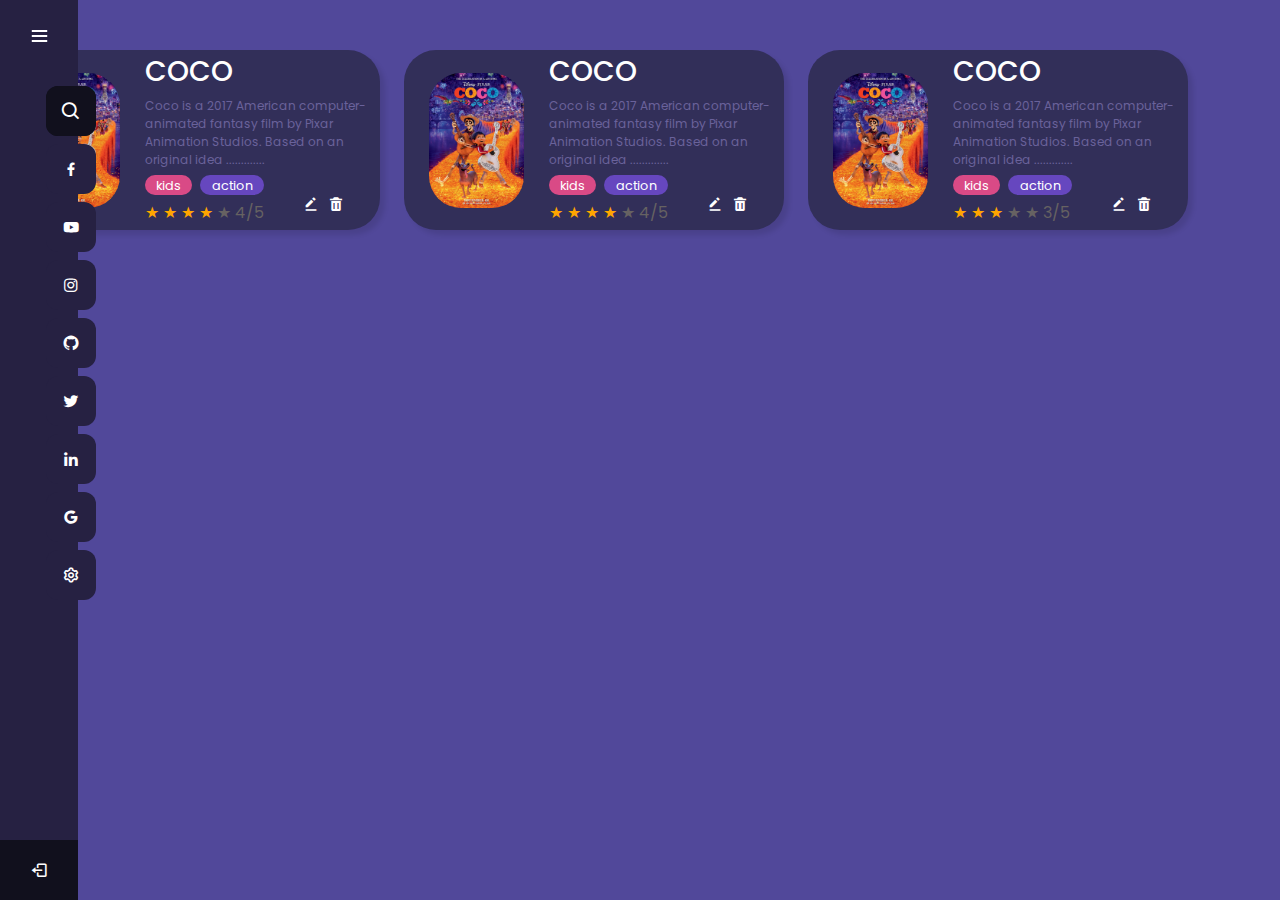
<file: movie-web/temp.html>
<!DOCTYPE html>
<html lang="en" dir="ltr">

<head>
    <meta charset="UTF-8">
    <link rel="stylesheet" href="bootstrap.css">
    <link rel="stylesheet" href="temp.css">
    <link href='https://unpkg.com/boxicons@2.0.7/css/boxicons.min.css' rel='stylesheet'>
    <meta name="viewport" content="width=device-width, initial-scale=1.0">
</head>

<body>
    <div class="sidebar-left">
        <div class="logo-details">
            <i class='bx bxs-camera-movie icon'></i>
            <div class="logo_name">CbuxCinema</div>
            <i class='bx bx-menu' id="btn"></i>
        </div>
        <ul class="nav-list">
            <li>
                <i class='bx bx-search'></i>
                <input type="text" placeholder="Search...">
                <span class="tooltip">Search</span>
            </li>
            <li>
                <a href="#">
                    <i class='bx bxl-facebook'></i>
                    <span class="links_name">Facebook</span>
                </a>
                <span class="tooltip">Facebook</span>
            </li>
            <li>
                <a href="#">
                    <i class='bx bxl-youtube'></i>
                    <span class="links_name">Youtube</span>
                </a>
                <span class="tooltip">Youtube</span>
            </li>
            <li>
                <a href="#">
                    <i class='bx bxl-instagram'></i>
                    <span class="links_name">Instagram</span>
                </a>
                <span class="tooltip">Instagram</span>
            </li>
            <li>
                <a href="#">
                    <i class='bx bxl-github'></i>
                    <span class="links_name">Github</span>
                </a>
                <span class="tooltip">Github</span>
            </li>
            <li>
                <a href="#">
                    <i class='bx bxl-twitter'></i>
                    <!-- links name berfungsi nampilin fulltext -->
                    <!-- saat ditekan -->
                    <span class="links_name">Twitter</span>
                </a>
                <span class="tooltip">Twitter</span>
            </li>
            <li>
                <a href="#">
                    <i class='bx bxl-linkedin'></i>
                    <span class="links_name">LinkedIn</span>
                </a>
                <span class="tooltip">LinkedIn</span>
            </li>
            <li>
                <a href="#">
                    <i class='bx bxl-google'></i>
                    <span class="links_name">wahabinasrul</span>
                </a>
                <span class="tooltip">Google</span>
            </li>
            <li>
                <a href="#">
                    <i class='bx bx-cog'></i>
                    <span class="links_name">Setting</span>
                </a>
                <span class="tooltip">Setting</span>
            </li>
            <li class="profile">
                <div class="profile-details">
                    <!-- <img src="profile.jpg" alt="profileImg"> -->
                    <div class="name_job">
                        <div class="name">SibeUX</div>
                        <div class="job">Movie Cinema</div>
                    </div>
                </div>
                <i class='bx bx-log-out' id="log_out"></i>
            </li>
        </ul>
    </div>
    <div class="view-body">
            <div class="row">
                <div class="col col-sm-4">
                    <div class="product-container">
                        <div class="product-card">
                            <div class="product-image">
                                <img src="img/coco.jpg" alt="Kopi Paling Enak" />
                            </div>
                            <div class="product-body">
                                <h3 class="product-title">COCO</h3>
                                <div class="product-price">Coco is a 2017 American computer-animated fantasy film by
                                    Pixar
                                    Animation Studios. Based on an original idea .............
                                </div>
                                <div class="product-discount">
                                    <span class="product-discount-percentage">kids</span>
                                    <span class="action">action</span>
                                </div>
                                <div class="product-rates">
                                    <span class="yellow-star">&#9733;</span>
                                    <span class="yellow-star">&#9733;</span>
                                    <span class="yellow-star">&#9733;</span>
                                    <span class="yellow-star">&#9733;</span>
                                    <span>&#9733;</span>
                                    4/5
                                </div>
                                <div class="btn">
                                    <i class='bx bxs-edit-alt'></i>
                                    <i class='bx bxs-trash'></i>
                                </div>
                            </div>
                        </div>
                    </div>
                </div>
                <div class="col col-sm-4">
                    <div class="product-container">
                        <div class="product-card">
                            <div class="product-image">
                                <img src="img/coco.jpg" alt="Kopi Paling Enak" />
                            </div>
                            <div class="product-body">
                                <h3 class="product-title">COCO</h3>
                                <div class="product-price">Coco is a 2017 American computer-animated fantasy film by Pixar
                                    Animation Studios. Based on an original idea .............
                                </div>
                                <div class="product-discount">
                                    <span class="product-discount-percentage">kids</span>
                                    <span class="action">action</span>
                                </div>
                                <div class="product-rates">
                                    <span class="yellow-star">&#9733;</span>
                                    <span class="yellow-star">&#9733;</span>
                                    <span class="yellow-star">&#9733;</span>
                                    <span class="yellow-star">&#9733;</span>
                                    <span>&#9733;</span>
                                    4/5
                                </div>
                                <div class="btn">
                                    <i class='bx bxs-edit-alt'></i>
                                    <i class='bx bxs-trash'></i>
                                </div>
                            </div>
                        </div>
                    </div>
                </div>
                <div class="col col-sm-4">
                    <div class="product-container">
                        <div class="product-card">
                            <div class="product-image">
                                <img src="img/coco.jpg" alt="Kopi Paling Enak" />
                            </div>
                            <div class="product-body">
                                <h3 class="product-title">COCO</h3>
                                <div class="product-price">Coco is a 2017 American computer-animated fantasy film by Pixar
                                    Animation Studios. Based on an original idea .............
                                </div>
                                <div class="product-discount">
                                    <span class="product-discount-percentage">kids</span>
                                    <span class="action">action</span>
                                </div>
                                <div class="product-rates">
                                    <span class="yellow-star">&#9733;</span>
                                    <span class="yellow-star">&#9733;</span>
                                    <span class="yellow-star">&#9733;</span>
                                    <span>&#9733;</span>
                                    <span>&#9733;</span>
                                    3/5
                                </div>
                                <div class="btn">
                                    <i class='bx bxs-edit-alt'></i>
                                    <i class='bx bxs-trash'></i>
                                </div>
                            </div>
                        </div>
                    </div>
                </div>
            </div>
    </div>
    <!-- kalo js nya dicomment, sidebarnya ga bisa diklik/amimasi -->
    <script>
        let sidebar = document.querySelector(".sidebar-left");
        let closeBtn = document.querySelector("#btn");
        let searchBtn = document.querySelector(".bx-search");

        closeBtn.addEventListener("click", () => {
            sidebar.classList.toggle("open");
            menuBtnChange(); //calling the function(optional)
        });

        searchBtn.addEventListener("click", () => { // Sidebar open when you click on the search iocn
            sidebar.classList.toggle("open");
            menuBtnChange(); //calling the function(optional)
        });

        // following are the code to change sidebar button(optional)
        function menuBtnChange() {
            if (sidebar.classList.contains("open")) {
                closeBtn.classList.replace("bx-menu", "bx-menu-alt-right"); //replacing the iocns class
            } else {
                closeBtn.classList.replace("bx-menu-alt-right", "bx-menu"); //replacing the iocns class
            }
        }
    </script>
</body>

</html>
</file>
<file: form/style.css>
body {
    background-color: antiquewhite;
}

.container {
    background-color: rgb(255, 255, 255);
    margin: 100px auto;
    border-radius: 10px;
    box-shadow: 0px 0px 10px #000;
    padding: 30px 50px;
}

h3 {
    margin-top: 10px;
    margin-bottom: 20px;
}

.form-group.required .control-label:after {
    content: "  *";
    color: red;
}

button{
    margin-right: 15px;
}
</file>
<file: movie-web/style.css>
/* Google Font Link */
@import url('https://fonts.googleapis.com/css2?family=Poppins:wght@200;300;400;500;600;700&display=swap');

* {
    margin: 0;
    padding: 0;
    box-sizing: border-box;
    font-family: "Poppins", sans-serif;
}

body {
    /* background: #51489a; */
    background-image: url(img/bg.jpg);
    background-size: cover;
}

.sidebar {
    position: fixed;
    left: 0;
    top: 0;
    height: 100%;
    width: 78px;
    background: #262142;
    padding: 6px 14px;
    z-index: 99;
    transition: all 0.5s ease;
}

.sidebar.open {
    /* buat ngatur seberapa lebar sidebar-left bergeser */
    width: 250px;
}

.sidebar .logo-details {
    height: 60px;
    display: flex;
    align-items: center;
    position: relative;
}

.sidebar .logo-details .icon {
    opacity: 0;
    transition: all 0.5s ease;
}

.sidebar .logo-details .logo_name {
    color: #f65065;
    font-size: 20px;
    font-weight: 600;
    opacity: 0;
    transition: all 0.5s ease;
}

.sidebar.open .logo-details .icon,
.sidebar.open .logo-details .logo_name {
    opacity: 1;
}

.sidebar .logo-details #btn {
    position: absolute;
    top: 50%;
    right: 0;
    transform: translateY(-50%);
    font-size: 22px;
    transition: all 0.4s ease;
    font-size: 23px;
    text-align: center;
    cursor: pointer;
    transition: all 0.5s ease;
}

.sidebar.open .logo-details #btn {
    text-align: right;
}

ul {
    position: relative;
    left: -32px;
}

.sidebar i {
    color: #fff;
    height: 60px;
    min-width: 50px;
    font-size: 28px;
    text-align: center;
    line-height: 60px;
}

.sidebar .nav-list {
    margin-top: 20px;
    height: 100%;
}

.sidebar li {
    position: relative;
    margin: 8px 0;
    list-style: none;
}

.sidebar li .tooltip {
    position: absolute;
    top: -20px;
    left: calc(100% + 50px);
    z-index: 3;
    background: #fff;
    box-shadow: 0 5px 10px rgba(0, 0, 0, 0.3);
    padding: 6px 12px;
    border-radius: 4px;
    font-size: 15px;
    font-weight: 400;
    opacity: 0;
    white-space: nowrap;
    pointer-events: none;
    transition: 0s;
}

.sidebar li:hover .tooltip {
    opacity: 1;
    pointer-events: auto;
    transition: all 0.4s ease;
    top: 50%;
    transform: translateY(-50%);
}

.sidebar.open li .tooltip {
    display: none;
}

.sidebar input {
    font-size: 15px;
    color: #FFF;
    font-weight: 400;
    outline: none;
    height: 50px;
    width: 100%;
    width: 50px;
    border: none;
    border-radius: 12px;
    transition: all 0.5s ease;
    background: #11101D;
}

.sidebar.open input {
    padding: 0 20px 0 50px;
    width: 100%;
}

.sidebar .bx-search {
    position: absolute;
    top: 50%;
    left: 0;
    transform: translateY(-50%);
    font-size: 22px;
    background: #11101D;
    color: #FFF;
}

.sidebar.open .bx-search:hover {
    background: #1d1b31;
    color: #FFF;
}

.sidebar .bx-search:hover {
    background: #FFF;
    color: #f65065;
}

.sidebar li a {
    display: flex;
    height: 100%;
    width: 100%;
    width: 50px;
    border-radius: 12px;
    align-items: center;
    text-decoration: none;
    transition: all 0.4s ease;
    background: #262142;
}

.sidebar.open li a:hover {
    width: 100%;
}

.sidebar li a:hover {
    background: #3a3263;
}

.sidebar li a .links_name {
    color: #fff;
    font-size: 15px;
    font-weight: 400;
    white-space: nowrap;
    opacity: 0;
    pointer-events: none;
    transition: 0.4s;
}

.sidebar.open li a .links_name {
    opacity: 1;
    pointer-events: auto;
}

.sidebar li a:hover .links_name,
.sidebar li a:hover i {
    transition: all 0.5s ease;
    color: #f65065;
}

.sidebar li i {
    height: 50px;
    line-height: 50px;
    font-size: 18px;
    border-radius: 12px;
}

.sidebar li.profile {
    position: fixed;
    height: 60px;
    width: 78px;
    left: 0;
    bottom: -8px;
    padding: 10px 14px;
    background: #11101D;
    transition: all 0.5s ease;
    overflow: hidden;
}

.sidebar.open li.profile {
    width: 250px;
}

.sidebar li .profile-details {
    display: flex;
    align-items: center;
    flex-wrap: nowrap;
}

.sidebar li img {
    height: 45px;
    width: 45px;
    object-fit: cover;
    border-radius: 6px;
    margin-right: 10px;
}

.sidebar li.profile .name,
.sidebar li.profile .job {
    font-size: 15px;
    font-weight: 400;
    color: #fff;
    white-space: nowrap;
}

.sidebar li.profile .job {
    font-size: 12px;
}

.sidebar .profile #log_out {
    position: absolute;
    top: 50%;
    right: 0;
    transform: translateY(-50%);
    background: #11101D;
    width: 100%;
    height: 60px;
    line-height: 60px;
    border-radius: 0px;
    transition: all 0.5s ease;
}

.sidebar.open .profile #log_out {
    width: 50px;
    background: none;
}

.home .text{
    color: #FFF;
    font-size: 20px;
    margin-left: -30px;
}

.home {
    position: relative;
    margin: auto;
    /* background: #51489a; */
    min-height: 100vh;
    top: 20px;
    right: 0;
    left: 38px;
    width: calc(100% - 38px);
    transition: all 0.5s ease;
    z-index: 2;
}

.sidebar.open~.home {
    left: 150px;
    width: calc(100% - 150px);
}

/* .home-section .text {
    display: inline-block;
    color: #11101d;
    font-size: 25px;
    font-weight: 500;
    margin: 18px
} */

@media (max-width: 420px) {
    .sidebar li .tooltip {
        display: none;
    }
}

.product-card {
    position: relative;
    display: flex;
	margin-top: 50px;
    padding-left: 55px;
    justify-content: space-between;
    align-items: center;
	width: 380px;
    height: 180px;
	box-shadow: 5px 5px 5px rgba(0, 0, 0, 0.1);
	border-radius: 2rem;
    background-color: #322f59;
}

.product-image {
	padding-bottom: 100%;
}

.product-image img {
	position: absolute;
	width: 95px;
	height: 135px;
    margin-left: 25px;
    margin-top: auto;
    margin-bottom: auto;
	top: 0;
	right: 0;
	bottom: 0;
	left: 0;
	border-radius: 2em;
}

.product-body {
	/* padding: 0.75rem; */
    padding-left: 80px;
    padding-top: -1px;
    padding-right: 0px;
    position: absolute;
}

.product-body h3{
    font-size: 20px;
    color: #fff;
}

.product-body *:not(:first-child) {
	margin-top: 0.4rem;
}

.product-price {
    font-size: 12px;
    color: #6a629b;
}

.product-discount {
	font-size: 0.8rem;
}

.product-discount .Sci-FI{
    padding: 0.1rem 0.7rem;
	border-radius: 0.8rem;
	color: white;
    margin-right: 5px;
	background-color: #eb8052;
}

.product-discount .demons{
    padding: 0.1rem 0.7rem;
	border-radius: 0.8rem;
	color: white;
    margin-right: 5px;
	background-color: #eb5252;
}

.product-discount .school{
    padding: 0.1rem 0.7rem;
	border-radius: 0.8rem;
	color: white;
    margin-right: 5px;
	background-color: #ebdc52;
}

.product-discount .Fantasy{
    padding: 0.1rem 0.7rem;
    border-radius: 0.8rem;
    color: white;
    background-color: #4a8ddb;
    margin-right: 5px;
}

.product-discount .drama{
    /* padding - jarak konten dengan wadah */
    padding: 0.1rem 0.7rem;
	border-radius: 0.8rem;
	color: white;
	background-color: #4497b9;
    margin-right: 5px;
}

.product-discount .advanture{
    /* padding - jarak konten dengan wadah */
    padding: 0.1rem 0.7rem;
	border-radius: 0.8rem;
	color: white;
	background-color: #70b944;
    margin-right: 5px;
}

.product-discount .action {
    /* padding - jarak konten dengan wadah */
    padding: 0.1rem 0.7rem;
	border-radius: 0.8rem;
	color: white;
	background-color: #6647bf;
    margin-right: 5px;
}

.product-discount .romance{
    padding: 0.1rem 0.7rem;
	border-radius: 0.8rem;
	color: white;
	background-color: #f750a9;
    margin-right: 5px;
}

.product-discount .kids {
    padding: 0.1rem 0.7rem;
	border-radius: 0.8rem;
	color: white;
	background-color: #4ad994;
    /* margin - jarak wadah dengan sekeliling */
    margin-right: 5px;
}

.product-rates {
	color: rgb(102, 98, 98);
}

.yellow-star {
	color: rgb(255, 166, 0);
}

.btn i:hover {
    color: #f65065;
}

.btn i{
    margin-right: 5px;
}

.footer {
    background-color: #333;
    height: 60px;
}

.footer .copy{
    color: #eaeaea;
    padding: 20px;
    text-align: center;
}

.product-card .btn{
    float: right;
    margin-right: 30px;
    margin-bottom: 40px;
    right: -12px;
    bottom: -47px;
    color: #FFF;
    z-index: 1;
    position: absolute;
}

footer{
    position: absolute;
    left: 0px;
    margin-top: 90px;
    background: rgb(29, 16, 49);
    height: auto;
    width: 100%;
    font-family: "open sans";
    padding-top: 40px;
    color: #FFF;
}

.footer-content{
    display: flex;
    align-items: center;
    justify-content: center;
    flex-direction: column;
    text-align: center;
}

.footer-content h3{
    font-size: 1.8rem;
    font-weight: 400;
    text-transform: capitalize;
    line-height: 3rem;
}

.footer-content p{
    max-width: 500px;
    margin: 10px auto;
    line-height: 28px;
    font-size: 14px;
}

.socials{
    list-style: none;
    display: flex;
    align-items: center;
    justify-content: center;
    margin: 1rem 0 3rem 0;
}

.socials li{
    margin: 0 10px;
}

.socials a{
    text-decoration: none;
    color: #FFF;
}

.socials a i{
    font-size: 1.1rem;
    transition: color .4s ease;
    /* margin-right: 5px; */
}

.socials a:hover i{
    color: aqua;
}

.footer-bottom{
    background: #000;
    width: 100%;
    height: 60px;
    display: flex;
    align-items: center;
    justify-content: center;
    margin: auto;
}

.footer-bottom p {
    position: absolute;
    top: 280px;
    text-align: center;
    align-items: center;
    font-size: 14px;
    word-spacing: 2px;
    text-transform: capitalize;
}

.header-content h1{
    text-align: center;
    color: #FFF;
}

.header-content h1 span{
    color: salmon;
}

.footer-bottom span{
    color: #3eacae;
}

img {
	max-width: 100%;
}
</file>
<file: form/pweb_form-main/style.css>
*{padding: 0; margin: 0;}
body{
	background-image: url(logo2.jpg);
	background-size: cover;
    background-position: center;
    background-repeat: no-repeat;
}
.container{
    margin-top: 150px;
}
table{
	width: 500px;
	margin: auto;
	padding: 40px 40px 160px 40px;
	background:rgb(243, 242, 240);
	box-shadow: 0px 3px 8px grey;
	margin-top: 20px;
}
p.masuk{
	margin-bottom: 70px;
}
.daftar, .masuk{
	color:#212121;
}
.daftar{
	margin-bottom: 5px;
	font-family: arial;
	font-size: 23px;
}
input[type=text]{
	width: 100%;
	border:none;
	border-bottom: 1px solid #E2E2E2;
	padding-bottom: 10px;
	color:  #666;
    font-size: 17px;
}
input[type=password]{
	width: 100%;
	border:none;
	border-bottom: 1px solid #E2E2E2;
	padding-bottom: 10px;
	color:  #666;
	font-size: 17px;
}
img{
	width: 70px;
	margin-bottom: 20px;
}
p.batal{
	padding: 30px 0 40px 0;
}
a{
	color: #4285F4;
	text-decoration: none;
}
.kiri{
	float: left;
}
.kiri input[type=button]{
	background: #4285F4;
	padding: 10px 20px;
	color: #fff;
	border: none;
	border-radius: 5px;
	box-shadow: 0px 1px 5px #666;
}
input[type=button]:hover{
	cursor: pointer;
	background: #666;
	transition: background 1s;
}
.foot{
	width: 500px;
	margin: auto;
	overflow: hidden;
	margin-top: 20px;
	color: #666;
}
.right{
	float: right;
}
ul{
	list-style: none;
}
ul li{
	float: left;

}
/*segitiga*/
.triangle{
	margin:8px;
	float: right;
	cursor: pointer;
}
.demo-arrow-down{
	width: 0; 
	height: 0; 
	border-left: 5px solid transparent;
	border-right: 5px solid transparent;	
	border-top: 5px solid #333;
}
</file>
<file: form/v3-boxed/assets/css/style.css>
@charset "UTF-8";
/*----------------------------------------------------

1. Global Area 
2. Header Section
=====================================================================*/
/*=========
Font load
===========*/
@import url("https://fonts.googleapis.com/css2?family=Jost:ital,wght@0,100;0,200;0,300;0,400;0,500;0,531;0,600;0,700;0,800;0,900;1,100;1,200;1,300;1,400;1,500;1,531;1,600;1,700;1,800;1,900&display=swap");
/*=========
Color Code
===========*/
/* Slider */
.slick-slider {
  position: relative;
  display: block;
  -webkit-box-sizing: border-box;
          box-sizing: border-box;
  -webkit-user-select: none;
  -moz-user-select: none;
  -ms-user-select: none;
  user-select: none;
  -webkit-touch-callout: none;
  -khtml-user-select: none;
  -ms-touch-action: pan-y;
  touch-action: pan-y;
  -webkit-tap-highlight-color: transparent;
}

.slick-list {
  position: relative;
  display: block;
  overflow: hidden;
  margin: 0;
  padding: 0;
}

.slick-list:focus {
  outline: none;
}

.slick-list.dragging {
  cursor: pointer;
  cursor: hand;
}

.slick-slider .slick-track,
.slick-slider .slick-list {
  -webkit-transform: translate3d(0, 0, 0);
  -ms-transform: translate3d(0, 0, 0);
  transform: translate3d(0, 0, 0);
}

.slick-track {
  position: relative;
  top: 0;
  left: 0;
  display: block;
  margin-left: auto;
  margin-right: auto;
}

.slick-track:before,
.slick-track:after {
  display: table;
  content: "";
}

.slick-track:after {
  clear: both;
}

.slick-loading .slick-track {
  visibility: hidden;
}

.slick-slide {
  display: none;
  float: left;
  height: 100%;
  min-height: 1px;
}

[dir=rtl] .slick-slide {
  float: right;
}

.slick-slide img {
  display: block;
  margin: auto;
}

.slick-slide.slick-loading img {
  display: none;
}

.slick-slide.dragging img {
  pointer-events: none;
}

.slick-initialized .slick-slide {
  display: block;
}

.slick-loading .slick-slide {
  visibility: hidden;
}

.slick-vertical .slick-slide {
  display: block;
  height: auto;
  border: 1px solid transparent;
}

.slick-arrow.slick-hidden {
  display: none;
}

/*global area*/
/*----------------------------------------------------*/
body {
  margin: 0;
  padding: 0;
  overflow-x: hidden;
  font-size: 15px;
  font-weight: 400;
  line-height: 1.5;
  color: #2f3146;
  font-family: "Jost", sans-serif;
  -moz-osx-font-smoothing: antialiased;
  -webkit-font-smoothing: antialiased;
}

::-moz-selection {
  color: #ffffff;
  background-color: #6b59d3;
}

::selection {
  color: #ffffff;
  background-color: #6b59d3;
}

::-moz-selection {
  color: #ffffff;
  background-color: #6b59d3;
}

ul {
  margin: 0;
  padding: 0;
}
ul li {
  list-style: none;
}

a {
  color: inherit;
  text-decoration: none;
  -webkit-transition: 0.3s all ease-in-out;
  -o-transition: 0.3s all ease-in-out;
  transition: 0.3s all ease-in-out;
}
a:hover, a:focus {
  text-decoration: none;
}

img {
  max-width: 100%;
  height: auto;
}

button {
  cursor: pointer;
}

.form-control:focus,
button:visited,
button.active,
button:hover,
button:focus,
input:visited,
input.active,
input:hover,
input:focus,
textarea:hover,
textarea:focus,
a:hover,
a:focus,
a:visited,
a.active,
select,
select:hover,
select:focus,
select:visited {
  outline: none;
  -webkit-box-shadow: none;
          box-shadow: none;
  text-decoration: none;
  color: inherit;
}

.form-control {
  -webkit-box-shadow: none;
          box-shadow: none;
}

.relative-position {
  position: relative;
}

p {
  margin: 0;
}

h1,
h2,
h3,
h4,
h5,
h6 {
  margin: 0;
  font-family: "Jost", sans-serif;
}

.pb-100 {
  padding-bottom: 100px;
}

.pb-200 {
  padding-bottom: 200px;
}

.mb-60 {
  margin-bottom: 60px !important;
}

.mb-85 {
  margin-bottom: 85px !important;
}

.mt-60 {
  margin-top: 60px !important;
}

.wizard-forms {
  padding: 90px 180px;
}

.section-padding {
  padding: 90px 60px;
}

.wrapper {
  margin: 50px auto;
  max-width: 1680px;
  background-color: #f5f7f8;
  -webkit-box-shadow: 0px 5px 65px 0px rgba(0, 0, 0, 0.29);
          box-shadow: 0px 5px 65px 0px rgba(0, 0, 0, 0.29);
}

.boxed-version {
  max-width: 1400px;
  margin: auto;
}

.dark-version.dark-version {
  background-color: #1a1a1a;
}
.dark-version.dark-version label, .dark-version.dark-version p, .dark-version.dark-version span {
  color: #fff !important;
}
.dark-version.dark-version button, .dark-version.dark-version input, .dark-version.dark-version optgroup, .dark-version.dark-version select, .dark-version.dark-version textarea, .dark-version.dark-version .wrapper {
  background-color: #1a1a1a !important;
}

.steps-area-fixed.steps-area-fixed {
  position: fixed;
  width: 25%;
}

.inner {
  width: 100%;
  height: auto;
}

/* ============================================================================ */
/*   step
/* ============================================================================ */
.steps {
  background-color: #263ea5;
  background-image: url(../img/bg.jpg);
  background-size: cover;
}
.steps ul {
  padding-left: 70px;
}

.steps li {
  position: relative;
}
.steps li:before {
  content: "";
  top: 55px;
  width: 240px;
  left: 0px;
  height: 25px;
  color: #5065ca;
  font-size: 19px;
  font-weight: 600;
  line-height: 1.5;
  position: absolute;
}
.steps li:after {
  top: 8px;
  left: 15px;
  z-index: -1;
  color: #6076d1;
  font-size: 17px;
  content: "";
  font-weight: 900;
  position: absolute;
  font-family: "Font Awesome 5 Free";
}
.steps li a {
  width: 45px;
  color: #fff;
  height: 45px;
  font-size: 16px;
  font-weight: 700;
  line-height: 45px;
  border-radius: 50%;
  position: relative;
  text-align: center;
  display: inline-block;
  border: 2px solid #6076d1;
}
.steps li a:after {
  width: 2px;
  left: 18px;
  content: "";
  height: 33px;
  bottom: -80px;
  position: absolute;
  background-color: #6076d1;
}
.steps li .number {
  display: none;
}
.steps li.first a {
  border: 2px solid #fff;
}
.steps li.last a:after {
  display: none;
}
.steps li.checked:after, .steps li.current:after {
  color: #fff;
}
.steps li.checked:before, .steps li.current:before {
  color: #fff;
}
.steps li.checked a, .steps li.current a {
  border: 2px solid #fff;
}
.steps li.checked a:after, .steps li.current a:after {
  background-color: #fff;
}

.line {
  width: 495px;
  height: 3px;
  left: 28.4%;
  height: 3px;
  background: #f1f1f2;
  position: relative;
  top: 0px;
  margin: 5px 0;
}
.line.line2 {
  width: 100%;
  left: 0;
}

.actions {
  right: 7%;
  position: absolute;
  bottom: 50px;
}
.actions ul {
  display: -webkit-box;
  display: -ms-flexbox;
  display: flex;
}
.actions li {
  margin-right: 20px;
}
.actions li span {
  height: 55px;
  width: 180px;
  color: #fff;
  display: block;
  font-size: 18px;
  font-weight: 500;
  border-radius: 0px;
  line-height: 55px;
  text-align: center;
  background-color: #72bb4c;
  cursor: pointer;
}
.actions li .js-btn-prev {
  background: #b4d4e4 !important;
}
.actions li button {
  background: #2c3ca6;
  border: 0;
  padding: 15px 40px;
  margin-left: 18px;
  font-size: 18px;
  color: #fff;
  height: 55px;
}
.actions li:last-child {
  margin-right: 0;
}
.actions li[aria-disabled=true] span {
  opacity: 0;
  -webkit-transition: all 1s;
  -o-transition: all 1s;
  transition: all 1s;
}
.actions li[aria-disabled=false] ~ li span {
  background-color: #72bb4c;
  color: #fff;
}
.actions li[aria-disabled=false] ~ li span:hover {
  background-color: #72bb4c;
}

.wizard-checkbox-option li {
  padding-top: 10px;
  min-width: 25%;
  float: left;
  font-size: 18px;
  font-weight: 600;
  padding-left: 60px;
  position: relative;
  display: inline-block;
}

.block-option input {
  display: none;
}
.block-option .checkbox-tick {
  position: relative;
}
.block-option .checkbox-tick:before {
  top: 2px;
  left: -48px;
  color: #5756a2;
  content: "";
  font-size: 16px;
  font-weight: 900;
  display: none;
  position: absolute;
  font-family: "Font Awesome 5 Free";
}
.block-option .checkbox-tick:after {
  position: absolute;
  content: "";
  height: 38px;
  width: 38px;
  top: -5px;
  left: -60px;
  border: 2px solid #b4d4e4;
}
.block-option .checked-checkbox:checked ~ .checkbox-tick:before {
  display: block;
}
.block-option .checked-checkbox:checked ~ .checkbox-tick:after {
  border: 2px solid #5756a2;
  -webkit-box-shadow: 0px 5px 9px 0px rgba(0, 0, 0, 0.17);
          box-shadow: 0px 5px 9px 0px rgba(0, 0, 0, 0.17);
}

.checkbox-circle {
  position: relative;
  margin: 0 !important;
  padding-left: 40px;
  width: inherit !important;
  text-align: left !important;
}
.checkbox-circle label {
  cursor: pointer;
  color: #999;
  font-size: 13px;
  line-height: 1.9;
  -webkit-transform: translateY(-5px);
      -ms-transform: translateY(-5px);
          transform: translateY(-5px);
}
.checkbox-circle label a {
  color: #6d7f52;
}
.checkbox-circle label a:hover {
  color: #89b843;
}
.checkbox-circle input {
  position: absolute;
  opacity: 0;
  cursor: pointer;
  left: 0;
}
.checkbox-circle input:checked ~ .checkmark:after {
  display: block;
}
.checkbox-circle input:checked ~ .checkmark:before {
  content: "";
  top: 0px;
  left: 3px;
  border-radius: 50%;
  position: absolute;
  z-index: 1;
  font-family: "Font Awesome 5 Free";
  font-weight: 900;
  color: #fff;
  font-size: 12px;
}
.checkbox-circle .checkmark {
  position: absolute !important;
  top: 3px !important;
  left: 0;
  height: 20px;
  width: 20px;
  border-radius: 50%;
  border: 1px solid #999;
}
.checkbox-circle .checkmark:after {
  content: "";
  top: -1px;
  left: -1px;
  width: 20px;
  height: 20px;
  border-radius: 50%;
  background: #49cc2a;
  position: absolute;
  display: none;
}

.social-media-find .social-find-caret, .select-caret, .wizard-note-subject .select-option-area {
  position: relative;
}
.social-media-find .social-find-caret:after, .select-caret:after, .wizard-note-subject .select-option-area:after {
  top: 12px;
  right: 15px;
  content: "";
  font-weight: 900;
  position: absolute;
  font-family: "Font Awesome 5 Free";
  height: 25px;
  width: 25px;
  line-height: 25px;
  background-color: #e5e4e4;
  border-radius: 100%;
  text-align: center;
}

/*---------------------------------------------------- */
/*wizard area*/
/*----------------------------------------------------*/
/* ==========================================================================
multistep css
========================================================================== */
.multisteps-form__progress {
  padding-top: 60px;
  padding-bottom: 100px;
  width: 300px;
  position: -webkit-sticky;
  position: sticky;
  top: 0;
}

.multisteps-form__progress-btn {
  position: relative;
  color: rgba(96, 118, 209, 0.7);
  border: none;
  background-color: transparent;
  outline: none !important;
  cursor: pointer;
  font-size: 20px;
  font-weight: 600;
  display: -webkit-box;
  display: -ms-flexbox;
  display: flex;
  -webkit-box-align: center;
      -ms-flex-align: center;
          align-items: center;
  min-width: -webkit-max-content;
  min-width: -moz-max-content;
  min-width: max-content;
  margin-left: 32px;
  padding-bottom: 100px;
  z-index: 1;
}
.multisteps-form__progress-btn span {
  position: absolute;
  top: 58px;
  left: 7px;
  color: #6076d1;
}
.multisteps-form__progress-btn i {
  width: 50px;
  height: 50px;
  left: 0px;
  top: 0px;
  margin-right: 15px;
  line-height: 50px;
  position: relative;
  text-align: center;
  display: inline-block;
  border: 2px solid #6076d1;
  border-radius: 50%;
  z-index: -1;
}
.multisteps-form__progress-btn:after {
  content: "";
  position: absolute;
  top: 65%;
  left: 28px;
  display: block;
  width: 2px;
  height: 37px;
  background-color: #6076d1;
  z-index: 1;
}
.multisteps-form__progress-btn:last-child:after {
  display: none;
}
.multisteps-form__progress-btn.js-active {
  color: #fff;
}
.multisteps-form__progress-btn.js-active span {
  color: #fff;
}
.multisteps-form__progress-btn.js-active i {
  color: #fff;
  border-color: #fff;
}
.multisteps-form__progress-btn.js-active:after {
  background-color: #fff;
}

.multisteps-form__form {
  position: relative;
}

.multisteps-form__panel {
  height: 0;
  width: 100%;
  opacity: 0;
  overflow: hidden;
  visibility: hidden;
}
.multisteps-form__panel.js-active {
  opacity: 1;
  height: auto;
  position: absolute;
  top: 0;
  left: 0;
  overflow: visible;
  visibility: visible;
}
.multisteps-form__panel[data-animation=scaleOut] {
  -webkit-transform: scale(1.1);
      -ms-transform: scale(1.1);
          transform: scale(1.1);
}
.multisteps-form__panel[data-animation=scaleOut].js-active {
  -webkit-transition-property: all;
  -o-transition-property: all;
  transition-property: all;
  -webkit-transition-duration: 0.2s;
       -o-transition-duration: 0.2s;
          transition-duration: 0.2s;
  -webkit-transition-timing-function: linear;
       -o-transition-timing-function: linear;
          transition-timing-function: linear;
  -webkit-transition-delay: 0s;
       -o-transition-delay: 0s;
          transition-delay: 0s;
  -webkit-transform: scale(1);
      -ms-transform: scale(1);
          transform: scale(1);
}
.multisteps-form__panel[data-animation=slideHorz] {
  left: -50px;
}
.multisteps-form__panel[data-animation=slideHorz].js-active {
  -webkit-transition-property: all;
  -o-transition-property: all;
  transition-property: all;
  -webkit-transition-duration: 0.25s;
       -o-transition-duration: 0.25s;
          transition-duration: 0.25s;
  -webkit-transition-timing-function: cubic-bezier(0.2, 1.13, 0.38, 1.43);
       -o-transition-timing-function: cubic-bezier(0.2, 1.13, 0.38, 1.43);
          transition-timing-function: cubic-bezier(0.2, 1.13, 0.38, 1.43);
  -webkit-transition-delay: 0s;
       -o-transition-delay: 0s;
          transition-delay: 0s;
  left: 0;
}
.multisteps-form__panel[data-animation=slideVert] {
  top: 30px;
}
.multisteps-form__panel[data-animation=slideVert].js-active {
  -webkit-transition-property: all;
  -o-transition-property: all;
  transition-property: all;
  -webkit-transition-duration: 0.2s;
       -o-transition-duration: 0.2s;
          transition-duration: 0.2s;
  -webkit-transition-timing-function: linear;
       -o-transition-timing-function: linear;
          transition-timing-function: linear;
  -webkit-transition-delay: 0s;
       -o-transition-delay: 0s;
          transition-delay: 0s;
  top: 0;
}
.multisteps-form__panel[data-animation=fadeIn].js-active {
  -webkit-transition-property: all;
  -o-transition-property: all;
  transition-property: all;
  -webkit-transition-duration: 0.3s;
       -o-transition-duration: 0.3s;
          transition-duration: 0.3s;
  -webkit-transition-timing-function: linear;
       -o-transition-timing-function: linear;
          transition-timing-function: linear;
  -webkit-transition-delay: 0s;
       -o-transition-delay: 0s;
          transition-delay: 0s;
}
.multisteps-form__panel[data-animation=scaleIn] {
  -webkit-transform: scale(0.9);
      -ms-transform: scale(0.9);
          transform: scale(0.9);
}
.multisteps-form__panel[data-animation=scaleIn].js-active {
  -webkit-transition-property: all;
  -o-transition-property: all;
  transition-property: all;
  -webkit-transition-duration: 0.2s;
       -o-transition-duration: 0.2s;
          transition-duration: 0.2s;
  -webkit-transition-timing-function: linear;
       -o-transition-timing-function: linear;
          transition-timing-function: linear;
  -webkit-transition-delay: 0s;
       -o-transition-delay: 0s;
          transition-delay: 0s;
  -webkit-transform: scale(1);
      -ms-transform: scale(1);
          transform: scale(1);
}

/* ==========================================================================
wizard section
========================================================================== */
.wizard-title {
  padding-bottom: 85px;
}
.wizard-title h3 {
  color: #5756a2;
  font-size: 40px;
  font-weight: 700;
}
.wizard-title p {
  color: #5756a2;
  font-size: 23px;
  font-weight: 500;
}

.vector-img-one {
  position: absolute;
  bottom: 10px;
  left: 5px;
}

.wizard-form-field .wizard-form-input {
  width: 100%;
  margin-bottom: 20px;
  display: -webkit-box;
  display: -ms-flexbox;
  display: flex;
}
.wizard-form-field .wizard-form-input label {
  float: left;
  color: #474747;
  font-size: 19px;
  text-align: right;
  font-weight: 600;
  width: 200px;
  margin: 15px 30px 0px 0px;
}
.wizard-form-field .wizard-form-input input {
  width: 585px;
  height: 50px;
  border: 3px solid #b4d4e4;
}

.wizard-v3-progress {
  z-index: 10;
  width: 300px;
  right: -345px;
  bottom: 20px;
  position: absolute;
}
.wizard-v3-progress .progress {
  width: 100%;
  height: 20px;
  border-radius: 20px;
  background-color: #b4c8e8;
  position: relative;
}
.wizard-v3-progress .progress:before {
  content: "";
  width: 5px;
  height: 5px;
  border-radius: 100%;
  background: #111;
  position: absolute;
  left: 30%;
  top: 8px;
}
.wizard-v3-progress .progress:after {
  content: "";
  width: 5px;
  height: 5px;
  border-radius: 100%;
  background: #111;
  position: absolute;
  left: 45%;
  top: 8px;
}
.wizard-v3-progress .progress .progress-bar {
  border-radius: 20px;
  background-color: #2e70ee;
}
.wizard-v3-progress .progress .progress-bar:after {
  content: "";
  width: 5px;
  height: 5px;
  border-radius: 100%;
  background: #111;
  position: absolute;
  left: 75%;
  top: 8px;
}
.wizard-v3-progress span {
  color: #b5ccec;
}
.wizard-v3-progress h3 {
  color: #fff;
  font-size: 23px;
  padding: 5px 0px 10px;
  font-weight: 700;
}

/* ==========================================================================
wizard 1
========================================================================== */
.wizard-photo-area {
  width: 190px;
  float: left;
  margin-left: -50px;
}
.wizard-photo-area .photo-upload-text {
  color: #8d8d8d;
  font-size: 15px;
  margin-top: 20px;
  display: inline-block;
}

.wizard-photo-upload {
  float: left;
}
.wizard-photo-upload label {
  padding: 8px 15px;
  color: #fff;
  font-size: 13px;
  font-weight: 600;
  background-color: #4a6e8b;
  position: absolute;
  bottom: 10px;
  left: 10px;
  margin-bottom: 0;
}
.wizard-photo-upload .display-img {
  width: 185px;
  height: 170px;
  overflow: hidden;
  padding-top: 20px;
  background-color: #fff;
}

.wizard-form-field {
  margin-left: 190px;
}
.wizard-form-field .wizard-form-input {
  position: relative;
  z-index: 2;
}
.wizard-form-field .wizard-form-input .wizard-checked {
  display: inline-block;
  margin: 15px 50px 0px 0px;
}
.wizard-form-field .wizard-form-input .wizard-checked:last-of-type {
  margin-right: 0;
}
.wizard-form-field .wizard-form-input .wizard-checked input {
  height: 18px;
  width: 18px;
}
.wizard-form-field .wizard-form-input .wizard-checked span {
  font-size: 18px;
  font-weight: 600;
  color: #1a1a1a;
  position: relative;
  top: -3px;
  margin-left: 5px;
}
.wizard-form-field .form-field-text {
  font-size: 18px;
  color: #848c95;
  max-width: 625px;
  padding-left: 230px;
}

/* ==========================================================================
wizard 2
========================================================================== */
.wizard-solution-select {
  margin: 0 auto;
  max-width: 1090px;
}

.option_item {
  margin: 0 auto;
  height: 270px;
  position: relative;
  -webkit-transition: 0.3s all ease-in-out;
  -o-transition: 0.3s all ease-in-out;
  transition: 0.3s all ease-in-out;
}
.option_item .name {
  display: block;
  color: #474747;
  font-size: 23px;
  font-weight: 600;
}

.option_item .checkbox {
  position: absolute;
  top: 0;
  left: 0;
  z-index: 1;
  opacity: 0;
}

.option_item .option_inner {
  width: 100%;
  height: 100%;
  padding: 40px 30px;
  border-radius: 5px;
  text-align: center;
  cursor: pointer;
  display: block;
  border: 2px solid transparent;
  position: relative;
}
.option_item .option_inner:before {
  content: "";
  position: absolute;
  height: 100%;
  width: 100%;
  left: 0;
  top: 0;
  border: 2px solid #b4d4e4;
}

.option_item .option_inner .icon {
  margin-bottom: 10px;
  display: block;
  text-align: center;
}

.option_item .option_inner .icon .fab {
  font-size: 32px;
}

.option_item .option_inner .name {
  -webkit-user-select: none;
     -moz-user-select: none;
      -ms-user-select: none;
          user-select: none;
}

.option_item .checkbox:checked ~ .option_inner {
  border-color: #3b5999;
  -webkit-box-shadow: 0px 5px 35px 0px rgba(0, 0, 0, 0.27);
          box-shadow: 0px 5px 35px 0px rgba(0, 0, 0, 0.27);
}
.option_item .checkbox:checked ~ .option_inner:before {
  display: none;
}

.option_item .option_inner .tickmark {
  position: absolute;
  height: 50px;
  width: 50px;
  display: none;
  border-radius: 100%;
  top: -25px;
  left: -25px;
  background-color: #253fa5;
}

.option_item .option_inner .tickmark:before {
  content: "";
  position: absolute;
  font-size: 16px;
  top: 12px;
  left: 15px;
  color: #fff;
  font-family: "Font Awesome 5 Free";
  font-weight: 900;
}

.option_item .checkbox:checked ~ .option_inner .tickmark {
  display: block;
}

.izard-solution-select label {
  margin-bottom: 0;
}

.wizard-note-subject {
  float: right;
  z-index: 5;
  margin-top: 30px;
  margin-right: 25px;
  position: relative;
}
.wizard-note-subject .wizard-form-input {
  margin-top: 30px;
  position: relative;
}
.wizard-note-subject .wizard-form-input label {
  float: left;
  color: #474747;
  font-size: 19px;
  text-align: right;
  font-weight: 600;
  width: 195px;
  margin: 15px 30px 0px 0px;
}
.wizard-note-subject .wizard-form-input select,
.wizard-note-subject .wizard-form-input textarea {
  width: 720px;
  height: 50px;
  padding-left: 20px;
  -webkit-appearance: none;
  border: 3px solid #b4d4e4;
}
.wizard-note-subject .wizard-form-input textarea {
  height: 170px;
}
.wizard-note-subject .wizard-checked {
  float: right;
  margin-right: 40px;
  display: inline-block;
}
.wizard-note-subject .wizard-checked input {
  width: 18px;
  height: 18px;
  margin-right: 5px;
}
.wizard-note-subject .wizard-checked span {
  top: -2px;
  color: #1a1a1a;
  font-size: 18px;
  font-weight: 600;
  position: relative;
}

.wizard-sub-text {
  color: #474747;
  display: block;
  font-size: 25px;
  font-weight: 600;
  margin-bottom: 20px;
}

/* ==========================================================================
wizard three
========================================================================== */
.select-caret {
  margin-bottom: 85px;
}
.select-caret:after {
  top: 35px;
}
.select-caret select {
  -webkit-appearance: none;
}

.wizard-form-input select {
  width: 100%;
  height: 95px;
  padding: 0px 40px;
  border: 3px solid #b4d4e4;
}

.duration-box {
  display: block;
  width: 100%;
  height: 185px;
  width: 215px;
  padding-top: 35px;
  position: relative;
  border: 2px solid #b4d4e4;
}
.duration-box .title {
  color: #474747;
  display: block;
  font-size: 65px;
  font-weight: 600;
  line-height: 1;
  margin-bottom: 5px;
}
.duration-box span {
  line-height: 1;
  color: #474747;
  font-size: 26px;
  font-weight: 600;
  text-transform: uppercase;
}

.duration-option {
  position: relative;
  margin-bottom: 0;
}
.duration-option .d-checkbox {
  display: none;
}
.duration-option .checkbox-circle-tick {
  position: absolute;
  top: 15px;
  right: 45px;
}
.duration-option .checkbox-circle-tick:before {
  content: "";
  width: 30px;
  height: 30px;
  border-radius: 100%;
  position: absolute;
  border: 2px solid #b4d4e4;
}
.duration-option .checkbox-circle-tick:after {
  top: 5px;
  left: 5px;
  content: "";
  width: 20px;
  height: 20px;
  display: none;
  border-radius: 100%;
  position: absolute;
  background-color: #5756a2;
}
.duration-option .d-checkbox:checked ~ .duration-box {
  border: 2px solid #5756a2;
  -webkit-box-shadow: 0px 5px 35px 0px rgba(0, 0, 0, 0.27);
          box-shadow: 0px 5px 35px 0px rgba(0, 0, 0, 0.27);
}
.duration-option .d-checkbox:checked ~ .checkbox-circle-tick:after {
  display: block;
}
.duration-option .d-checkbox:checked ~ .checkbox-circle-tick:before {
  border-color: #5756a2;
}

.wizard-document-upload {
  display: inline-block;
  width: 100%;
}
.wizard-document-upload .custom-file-input {
  padding: 24px 20px;
  height: auto;
}
.wizard-document-upload .custom-file-label {
  padding: 24px 20px;
  height: auto;
  border-radius: 0;
  font-size: 20px;
}
.wizard-document-upload label.custom-file-label {
  padding: 24px;
  height: auto;
  color: #9c9c9c;
}
.wizard-document-upload label.custom-file-label:after {
  background: #2d35a5;
  color: #fff;
  border-radius: 0;
  padding: 24px;
  height: 80px;
  width: 244px;
  text-align: center;
}
.custom-file-label {
    position: absolute;
    top: 0;
    right: 0;
    left: 0;
    z-index: 1;
    height: calc(2.25rem + 2px);
    padding: .375rem .75rem;
    line-height: 1.5;
    color: #495057;
    background-color: #fff;
    border: 1px solid #ced4da;
    border-radius: .25rem;
}
.custom-file-input:lang(en)~.custom-file-label::after {
    content: "Browse";
    right: 0;
    position: absolute;
    top: 0;
}
.custom-file-input ~ .custom-file-label::before {
  content: "";
  position: absolute;
  right: 165px;
  font-family: "Font Awesome 5 Free";
  color: #fff;
  font-weight: 900;
  font-size: 20px;
  z-index: 22;
}

/* ==========================================================================
wizard 4
========================================================================== */
#slider-service {
  padding-right: 20px;
}

.service-checkbox {
  display: none;
}

.w-service-box {
  width: 270px;
  height: 220px;
  float: left;
  margin: 15px;
  padding: 10px 0px;
  margin-bottom: 30px;
  background-color: #fff;
  border: 3px solid #b4d4e4;
}
.w-service-box .tooltip-info:before {
  position: absolute;
  content: "";
  height: 30px;
  width: 30px;
  top: 15px;
  right: 15px;
  display: none;
  border-radius: 100%;
  background-color: #2540a5;
}

.w-service-box .tooltip-info:after {
  position: absolute;
  content: "";
  top: 18px;
  color: #fff;
  right: 26px;
  font-weight: 900;
  display: none;
  display: none;
  font-family: "Font Awesome 5 Free";
}
.w-service-box .service-text {
  color: #5756a2;
  font-size: 24px;
  font-weight: 500;
  display: block;
}
.w-service-box .option-seclect {
  bottom: -35px;
  left: -4px;
  width: 103%;
  padding: 5px;
  font-size: 16px;
  display: none;
  font-weight: 500;
  position: absolute;
  background-color: #2540a5;
}
.w-service-box .option-seclect span {
  color: #fff;
}

.service-checkbox:checked ~ .w-service-box .tooltip-info:before,
.service-checkbox:checked ~ .w-service-box .tooltip-info:after {
  display: block;
}

.service-checkbox:checked ~ .w-service-box {
  border: 3px solid #2540a5;
}

.service-checkbox:checked ~ .w-service-box .option-seclect {
  display: block;
}

.slick-dots li.slick-active {
  width: 35px;
  height: 10px;
  background: #2c39a4;
  border-radius: 5px;
}

.slick-dots li {
  width: 15px;
  height: 10px;
  background: #ccc;
  display: inline-block;
  margin: 0 8px;
  border-radius: 5px;
  cursor: pointer;
}

.slick-dots {
  position: absolute;
  left: 50%;
  -webkit-transform: translateX(-50%);
      -ms-transform: translateX(-50%);
          transform: translateX(-50%);
}
.slick-dots button {
  font-size: 0;
  visibility: hidden;
}

/* ==========================================================================
wizard 5
========================================================================== */
.wizard-day-item {
  width: 100%;
  display: inline-block;
}

.social-media-find {
  display: block;
}
.social-media-find .social-find-caret:after {
  top: 35px;
  right: 20px;
}
.social-media-find select {
  width: 100%;
  height: 95px;
  padding-left: 30px;
  -webkit-appearance: none;
  border: 2px solid #b4d4e4;
}

/*---------------------------------------------------- */
/*wizard area*/
/*----------------------------------------------------*/
@media screen and (max-width: 1500px) {
  .wrapper {
    margin: 0 auto;
  }

  .multisteps-form__progress-btn {
    padding-bottom: 85px;
  }

  .multisteps-form__progress {
    padding-top: 35px;
  }

  .wizard-forms {
    -webkit-transform: scale(0.9);
        -ms-transform: scale(0.9);
            transform: scale(0.9);
    background-color: transparent;
    -webkit-box-shadow: none;
            box-shadow: none;
  }

  .wizard-v3-progress {
    right: -375px;
    bottom: -40px;
  }

  .wizard-forms {
    padding: 60px 30px;
  }

  .wizard-form-field .wizard-form-input input {
    width: 450px;
  }

  .wizard-form-field .wizard-form-input .wizard-checked span {
    margin-right: 5px;
  }

  .wizard-form-field .form-field-text {
    padding-left: 0;
  }

  .wizard > .steps ul {
    padding-left: 20px;
  }

  .line {
    width: 450px;
    left: 29.1%;
  }

  .option_item {
    width: 275px;
  }

  .wizard-note-subject .wizard-form-input select,
.wizard-note-subject .wizard-form-input textarea {
    float: none;
    width: 100%;
    margin-bottom: 10px;
  }

  .wizard-note-subject .wizard-form-input label {
    text-align: left;
  }

  .vector-img-one {
    position: absolute;
    bottom: -60px;
    left: 0px;
  }

  .wizard-note-subject .select-option-area:after {
    top: 55px;
  }
}
@media screen and (max-width: 1199.98px) {
  .pb-200 {
    padding-bottom: 270px;
  }

  .pb-100 {
    padding-bottom: 100px;
  }

  .mb-60 {
    margin-bottom: 20px !important;
  }

  .mb-85 {
    margin-bottom: 35px !important;
  }

  .mt-60 {
    margin-top: 20px !important;
  }

  .wizard-forms {
    -webkit-transform: scale(0.9);
        -ms-transform: scale(0.9);
            transform: scale(0.9);
    padding: 0;
  }

  .multisteps-form__progress {
    -webkit-transform: scale(0.9);
        -ms-transform: scale(0.9);
            transform: scale(0.9);
    width: 255px;
  }

  .multisteps-form__progress-btn {
    margin-left: 15px;
  }

  .wizard-form-field .wizard-form-input input {
    width: 100%;
  }

  .wizard-form-field .wizard-form-input label {
    width: 100%;
    text-align: left;
  }

  .w-service-box {
    width: 250px;
  }

  .wizard-form-field .wizard-form-input {
    display: inline-block;
  }

  .line {
    width: 425px;
    left: 14.4%;
  }

  .option_item {
    width: 255px;
  }

  .wizard-v3-progress {
    width: 260px;
    right: -317px;
    bottom: -40px;
  }
  .wizard-v3-progress h3 {
    font-size: 20px;
  }
}
@media screen and (max-width: 1024px) {
  .pb-200 {
    padding-bottom: 100px;
  }

  .wrapper {
    -webkit-box-shadow: none;
            box-shadow: none;
  }

  .multisteps-form__progress {
    width: 245px;
  }

  .line {
    width: 520px;
    left: 0%;
  }

  .wizard-title h3 {
    font-size: 32px;
  }

  .wizard-title p {
    font-size: 20px;
  }

  .duration-box {
    height: 185px;
    width: 205px;
  }

  .wizard-v3-progress {
    width: 250px;
    right: -305px;
  }

  .vector-img-one {
    position: absolute;
    bottom: -38px;
    left: -20px;
  }

  .wizard > .steps li.checked a:after,
.wizard > .steps li.current a:after {
    display: none;
  }

  .w-service-box {
    width: 230px;
  }
}
@media screen and (max-width: 991.98px) {
  .pb-200 {
    padding-bottom: 80px;
  }

  .wizard-form-field {
    margin-left: 0;
  }

  .wrapper {
    display: block !important;
  }

  .form-area,
.multisteps-form__form {
    width: 100% !important;
  }

  .wizard > .steps {
    width: 100% !important;
    position: static !important;
    position: static;
  }

  .wizard-note-subject {
    float: none;
    z-index: 5;
    margin-top: 30px;
    margin-right: 0;
    position: relative;
  }

  .multisteps-form__progress {
    display: -webkit-box;
    display: -ms-flexbox;
    display: flex;
    width: 100%;
    padding-bottom: 0;
  }

  .multisteps-form__progress-btn {
    width: 25%;
    text-align: center;
  }

  .multisteps-form__progress-btn {
    padding-bottom: 35px;
  }

  .multisteps-form__progress-btn:after {
    content: "";
    position: absolute;
    top: 28%;
    left: 140px;
    display: block;
    width: 35px;
    height: 1px;
    background-color: #6076d1;
    z-index: 1;
  }

  .multisteps-form__progress-btn span {
    visibility: hidden;
  }

  .multisteps-form__form {
    min-height: inherit;
  }

  .multisteps-form__progress-btn {
    display: inline-block;
  }

  .wizard > .steps li a:after {
    display: none;
  }

  .line {
    display: none;
  }

  .wizard > .steps li.checked:before,
.wizard > .steps li.current:before {
    display: none;
  }

  .wizard > .steps li:before {
    display: none;
  }

  .wizard > .steps li .number {
    display: block;
  }

  .wizard > .steps ul {
    text-align: center;
  }
  .wizard > .steps ul li {
    padding-bottom: 50px;
  }

  .vector-img-one {
    display: none;
  }

  .wizard-v3-progress {
    position: static;
    width: 100%;
    margin-top: 30px;
    margin-bottom: 30px;
  }
  .wizard-v3-progress span {
    color: #000;
  }
  .wizard-v3-progress h3 {
    color: #263ea5;
  }

  .wizard-title {
    padding-bottom: 30px;
  }

  .wizard-day-item {
    margin-bottom: 0;
  }

  .wizard-photo-area {
    float: none;
    text-align: center;
    margin: auto;
  }

  .option_item {
    width: auto;
    display: block;
    margin-bottom: 20px;
  }

  .duration-box {
    width: 100%;
  }

  .duration-option {
    display: block;
    margin-bottom: 30px;
  }

  .wizard-day-option li {
    width: 100%;
  }

  .actions {
    right: inherit;
    left: 50%;
    -webkit-transform: translateX(-50%);
        -ms-transform: translateX(-50%);
            transform: translateX(-50%);
    position: absolute;
    bottom: 30px;
  }
}
@media screen and (max-width: 767.98px) {
  .wizard-forms {
    -webkit-transform: scale(0.9);
        -ms-transform: scale(0.9);
            transform: scale(0.9);
    overflow-x: hidden;
  }

  .multisteps-form__panel {
    padding: 0 30px;
  }

  .pb-100 {
    padding-bottom: 50px;
  }

  .pb-200 {
    padding-bottom: 70px;
  }

  .wizard-forms {
    padding: 20px;
  }

  .wizard-document-upload label.custom-file-label:after {
    background: #2d35a5;
    color: #fff;
    border-radius: 0;
    padding: 18px;
    height: 50px;
    width: 105px;
    text-align: center;
  }

  .custom-file-input ~ .custom-file-label::before {
    right: 72px;
    top: 13px;
    font-size: 16px;
  }

  .multisteps-form__progress-btn {
    margin-left: 20px;
    padding-bottom: 50px;
  }
  .multisteps-form__progress-btn:after {
    display: none;
  }

  .actions {
    position: static;
    -webkit-transform: inherit;
        -ms-transform: inherit;
            transform: inherit;
  }

  button.slick-arrow {
    border: none;
    background: #72bb4c;
    color: #fff;
    width: 90px;
  }
}
@media screen and (max-width: 575.98px) {
  .wizard-forms {
    -webkit-transform: scale(1);
        -ms-transform: scale(1);
            transform: scale(1);
    padding: 20px 0;
  }

  .multisteps-form__progress-btn i {
    margin-right: 10px;
  }

  .steps li {
    margin-right: 10px;
  }

  .wizard-title h3 {
    font-size: 25px;
    padding-bottom: 20px;
  }

  .wizard-title p {
    font-size: 16px;
  }

  .actions li:first-child a {
    width: 110px;
  }

  .wizard-document-upload label.custom-file-label {
    padding: 17px;
    font-size: 10px;
  }

  .wizard-document-upload .custom-file-input {
    padding: 12px 20px;
    height: auto;
  }

  .multisteps-form__progress-btn {
    margin-left: 0px;
    padding-bottom: 30px;
  }

  .multisteps-form__panel {
    padding: 0 15px;
  }

  .w-service-box {
    width: 235px;
  }

  .social-media-find select {
    height: 55px;
  }

  .social-media-find .social-find-caret:after {
    top: 15px;
  }

  .wizard-checkbox-option li {
    display: block;
    width: 100%;
  }

  .wizard-photo-area {
    margin-left: 0;
  }

  .wizard-v3-progress {
    margin-bottom: 50px;
    margin-top: 40px;
  }

  #slider-service {
    margin-bottom: 40px;
  }

  button.slick-prev.slick-arrow {
    position: absolute;
    bottom: 0;
    right: 0;
  }

  .actions li span {
    height: 50px;
    width: 110px;
    font-size: 17px;
    line-height: 50px;
  }
}
/*---------------------------------------------------- */
</file>
<file: form/v3-boxed/assets/css/colors/switch.css>
.color-switcher{
    position: fixed;
    margin-top: 255px;
    width: 145px;
    height: 130px;
    margin-left:-145px;
    transition:all ease 0.3s;
    z-index: 99;
    background: #fff;
    left: 0;
    text-align: center;
    border: solid 1px #dfdfdf;
}

.open i {
    font-size: 25px;
}
.switcher-reset{
    margin-top: 2px;
    font-size: 12px;
    color: #8C8C8C !important;
    background: 0;
    border: 1px solid #dfdfdf !important;
    padding: 3px 37px;
}


.switcher-dark, .switcher-light{
    margin-top: 2px;
    font-size: 12px;
    color: #8C8C8C !important;
    background: 0;
    border: 1px solid #dfdfdf;
    padding: 3px 10px;
}

.switcher-reset:hover{
    color: #000 !important;
}

 .switcher-dark :focus, .switcher-light:focus {
    color: #000 !important;
    border: 1px solid #7d7d7d !important;
    
}

.color-switcher .open{
    background: #fff;
    padding: 13px 0;
    margin-top: -1px;
    width: 50px;
    margin-right: -50px;
    float: right;
    border: solid 1px #dfdfdf;
    text-align: center;
    cursor: pointer;
    font-size: 16px;
}

.color-switcher h4{
font-size: 13px;
    font-weight: 600;
    padding: 17px 13px;
    border-bottom: 1px solid #dfdfdf;
    color: #656565;
    height: 48px;
}

.color-switcher ul{
    padding: 6px 12px;
    display: inline-block;
}

.color-switcher ul li{
    float: left;
    list-style: none;
}

.color-switcher ul li a{
    font-size: 20px;
    float: left;
    width: 29px;

}

.color-switcher ul li a:focus{
    text-decoration:none;
    outline:none;
}


.open-switcher{
    margin-left:0px;
    transition:all ease 0.3s;
}


.color-1{color:#ff423a !important; background: #ff423a !important;}
.color-2{color:#ffa700 !important; background: #ffa700 !important;}
.color-3{color:#00b4d9 !important; background: #00b4d9 !important;}
.color-4{color:#7369b9 !important; background: #7369b9 !important;}
.color-5{color:#e53f51 !important; background: #e53f51 !important;}
.color-6{color:#029A83 !important; background: #029A83 !important;}
.color-7{color:#ef3e96 !important; background: #ef3e96 !important;}
.color-8{color:#3957b7 !important; background: #3957b7 !important;}
.color-9{color:#0487cc !important; background: #0487cc !important;}
.color-10{color:#734854 !important; background: #734854 !important;}
.color-11{color:#9197a3 !important; background: #9197a3 !important;}
.color-12{color:#fe8178 !important; background: #fe8178 !important;}
</file>
<file: form/v3-boxed/assets/css/colors/color-2.css>
.wizard-part-title h3,
.steps li.current:before,
.steps li.checked:before,
.multisteps-form__progress-btn.js-active,
.wizard-content-item h2,
.wizard-content-item p,
.badge-selection span,
.badge-selection h3,
.wizard-form-input input::-webkit-input-placeholder,
.wizard-option-list li .option-item-list select,
.wizard-option-list .upload-araa .upload-text span,
.wizard-option-list .upload-araa .upload-option label,
.wizard-option-list .texable-option,
.wizard-identity .upload-option label,
.identity-option li,
.wizard>.steps li.checked a:after,
.wizard>.steps li.current a:after,
.n-summary span,
.n-checked span,
.n-select-option select,
.wizard-option-list li:before,
.wizard-option-list .taxable-area .checkbo-box-border:before,
.multisteps-form__progress-btn.js-active:before,
.plan-icon-text .plan-icon i,
.plan-icon-text:before,
.n-activity .n-title {
    color: #ffa700 !important;
}


.actions li span,
.actions li button,
.wizard-progress .progress .progress-bar,
.has-float-label i,
.service-check-option span:after,
.identity-option li label input[type="checkbox"]:checked+.checkmark,
.steps-area .steps li.js-active span,
.steps-area .steps li span:after,
.budget-area .opti-list li.active:after,
.steps li.current:after,
.steps li.checked:after {
    background-color: #ffa700 !important;
}


.wizard>.steps li.checked a,
.wizard>.steps li.current a,
.steps-area .steps li.js-active:before,
.multisteps-form__progress-btn.js-active:before,
.form-inner-area input:focus,
.budget-area .opti-list li.active,
.services-select-option li.active:after,
.services-select-option li.active,
.budget-area .opti-list li.active:after {
    border-color: #ffa700 !important;
}
</file>
<file: form/v3-boxed/assets/css/colors/color-3.css>
.wizard-part-title h3,
.wizard-title h3,
.wizard-title p,
.steps li.current:before,
.steps li.checked:before,
.multisteps-form__progress-btn.js-active,
.wizard-content-item h2,
.wizard-content-item p,
.badge-selection span,
.badge-selection h3,
.wizard-form-input input::-webkit-input-placeholder,
.wizard-option-list li .option-item-list select,
.wizard-option-list .upload-araa .upload-text span,
.wizard-option-list .upload-araa .upload-option label,
.wizard-option-list .texable-option,
.wizard-identity .upload-option label,
.identity-option li,
.wizard>.steps li.checked a:after,
.wizard>.steps li.current a:after,
.n-summary span,
.n-checked span,
.n-select-option select,
.wizard-option-list li:before,
.wizard-option-list .taxable-area .checkbo-box-border:before,
.multisteps-form__progress-btn.js-active:before,
.plan-icon-text .plan-icon i,
.plan-icon-text:before,
.n-activity .n-title,
.block-option .checkbox-tick:before {
    color: #00b4d9!important
}


.actions li span,
.actions li button,
.wizard-progress .progress .progress-bar,
.has-float-label i,
.service-check-option span:after,
.identity-option li label input[type="checkbox"]:checked+.checkmark,
.steps-area .steps li.js-active span,
.steps-area .steps li span:after,
.budget-area .opti-list li.active:after,
.duration-option .checkbox-circle-tick:after,
.wizard-document-upload label.custom-file-label:after,
.w-service-box:before,
.slick-dots li.slick-active,
.w-service-box .option-seclect,
.steps li.current:after,
.steps li.checked:after {
    background-color: #00b4d9!important
}


.wizard>.steps li.checked a,
.wizard>.steps li.current a,
.steps-area .steps li.js-active:before,
.multisteps-form__progress-btn.js-active:before,
.form-inner-area input:focus,
.budget-area .opti-list li.active,
.services-select-option li.active:after,
.services-select-option li.active,
.budget-area .opti-list li.active:after, 
.duration-option .d-checkbox:checked ~ .duration-box,
.service-checkbox:checked ~ .w-service-box,
.block-option .checked-checkbox:checked ~ .checkbox-tick:after {
    border-color: #00b4d9!important
}
</file>
<file: form/v3-boxed/assets/css/colors/color-4.css>
.wizard-part-title h3,
.wizard-title h3,
.wizard-title p,
.steps li.current:before,
.steps li.checked:before,
.multisteps-form__progress-btn.js-active,
.wizard-content-item h2,
.wizard-content-item p,
.badge-selection span,
.badge-selection h3,
.wizard-form-input input::-webkit-input-placeholder,
.wizard-option-list li .option-item-list select,
.wizard-option-list .upload-araa .upload-text span,
.wizard-option-list .upload-araa .upload-option label,
.wizard-option-list .texable-option,
.wizard-identity .upload-option label,
.identity-option li,
.wizard>.steps li.checked a:after,
.wizard>.steps li.current a:after,
.n-summary span,
.n-checked span,
.n-select-option select,
.wizard-option-list li:before,
.wizard-option-list .taxable-area .checkbo-box-border:before,
.multisteps-form__progress-btn.js-active:before,
.plan-icon-text .plan-icon i,
.plan-icon-text:before,
.n-activity .n-title,
.block-option .checkbox-tick:before {
    color: #7369b9!important;
}


.actions li span,
.actions li button,
.wizard-progress .progress .progress-bar,
.has-float-label i,
.service-check-option span:after,
.identity-option li label input[type="checkbox"]:checked+.checkmark,
.steps-area .steps li.js-active span,
.steps-area .steps li span:after,
.budget-area .opti-list li.active:after,
.duration-option .checkbox-circle-tick:after,
.wizard-document-upload label.custom-file-label:after,
.w-service-box:before,
.slick-dots li.slick-active,
.w-service-box .option-seclect,
.steps li.current:after,
.steps li.checked:after {
    background-color: #7369b9!important;
}


.wizard>.steps li.checked a,
.wizard>.steps li.current a,
.steps-area .steps li.js-active:before,
.multisteps-form__progress-btn.js-active:before,
.form-inner-area input:focus,
.budget-area .opti-list li.active,
.services-select-option li.active:after,
.services-select-option li.active,
.budget-area .opti-list li.active:after, 
.duration-option .d-checkbox:checked ~ .duration-box,
.service-checkbox:checked ~ .w-service-box,
.block-option .checked-checkbox:checked ~ .checkbox-tick:after {
    border-color: #7369b9!important;
}
</file>
<file: form/v3-boxed/assets/css/colors/color-5.css>
.wizard-part-title h3,
.wizard-title h3,
.wizard-title p,
.steps li.current:before,
.steps li.checked:before,
.multisteps-form__progress-btn.js-active,
.wizard-content-item h2,
.wizard-content-item p,
.badge-selection span,
.badge-selection h3,
.wizard-form-input input::-webkit-input-placeholder,
.wizard-option-list li .option-item-list select,
.wizard-option-list .upload-araa .upload-text span,
.wizard-option-list .upload-araa .upload-option label,
.wizard-option-list .texable-option,
.wizard-identity .upload-option label,
.identity-option li,
.wizard>.steps li.checked a:after,
.wizard>.steps li.current a:after,
.n-summary span,
.n-checked span,
.n-select-option select,
.wizard-option-list li:before,
.wizard-option-list .taxable-area .checkbo-box-border:before,
.multisteps-form__progress-btn.js-active:before,
.plan-icon-text .plan-icon i,
.plan-icon-text:before,
.n-activity .n-title,
.block-option .checkbox-tick:before {
    color: #e53f51!important;
}


.actions li span,
.actions li button,
.wizard-progress .progress .progress-bar,
.has-float-label i,
.service-check-option span:after,
.identity-option li label input[type="checkbox"]:checked+.checkmark,
.steps-area .steps li.js-active span,
.steps-area .steps li span:after,
.budget-area .opti-list li.active:after,
.duration-option .checkbox-circle-tick:after,
.wizard-document-upload label.custom-file-label:after,
.w-service-box:before,
.slick-dots li.slick-active,
.w-service-box .option-seclect,
.steps li.current:after,
.steps li.checked:after {
    background-color: #e53f51!important;
}


.wizard>.steps li.checked a,
.wizard>.steps li.current a,
.steps-area .steps li.js-active:before,
.multisteps-form__progress-btn.js-active:before,
.form-inner-area input:focus,
.budget-area .opti-list li.active,
.services-select-option li.active:after,
.services-select-option li.active,
.budget-area .opti-list li.active:after, 
.duration-option .d-checkbox:checked ~ .duration-box,
.service-checkbox:checked ~ .w-service-box,
.block-option .checked-checkbox:checked ~ .checkbox-tick:after {
    border-color: #e53f51!important;
}
</file>
<file: movie-web/temp.css>
/* Google Font Link */
@import url('https://fonts.googleapis.com/css2?family=Poppins:wght@200;300;400;500;600;700&display=swap');

* {
    margin: 0;
    padding: 0;
    box-sizing: border-box;
    font-family: "Poppins", sans-serif;
}

.sidebar-left {
    position: fixed;
    left: 0;
    top: 0;
    height: 100%;
    width: 78px;
    background: #262142;
    padding: 6px 14px;
    z-index: 99;
    transition: all 0.5s ease;
}

.sidebar-left.open {
    /* buat ngatur seberapa lebar sidebar-left bergeser */
    width: 250px;
}

.sidebar-left .logo-details {
    height: 60px;
    display: flex;
    align-items: center;
    position: relative;
}

.sidebar-left .logo-details .icon {
    opacity: 0;
    transition: all 0.5s ease;
}

.sidebar-left .logo-details .logo_name {
    color: #f65065;
    font-size: 20px;
    font-weight: 600;
    opacity: 0;
    transition: all 0.5s ease;
}

.sidebar-left.open .logo-details .icon,
.sidebar-left.open .logo-details .logo_name {
    opacity: 1;
}

.sidebar-left .logo-details #btn {
    position: absolute;
    top: 50%;
    right: 0;
    transform: translateY(-50%);
    font-size: 22px;
    transition: all 0.4s ease;
    font-size: 23px;
    text-align: center;
    cursor: pointer;
    transition: all 0.5s ease;
}

.sidebar-left.open .logo-details #btn {
    text-align: right;
}

.sidebar-left i {
    color: #fff;
    height: 60px;
    min-width: 50px;
    font-size: 28px;
    text-align: center;
    line-height: 60px;
}

.sidebar-left .nav-list {
    margin-top: 20px;
    height: 100%;
}

.sidebar-left li {
    position: relative;
    margin: 8px 0;
    list-style: none;
}

.sidebar-left li .tooltip {
    position: absolute;
    top: -20px;
    left: calc(100% + 15px);
    z-index: 3;
    background: #fff;
    box-shadow: 0 5px 10px rgba(0, 0, 0, 0.3);
    padding: 6px 12px;
    border-radius: 4px;
    font-size: 15px;
    font-weight: 400;
    opacity: 0;
    white-space: nowrap;
    pointer-events: none;
    transition: 0s;
}

.sidebar-left li:hover .tooltip {
    opacity: 1;
    pointer-events: auto;
    transition: all 0.4s ease;
    top: 50%;
    /* transform: translateY(-50%); */
}

.sidebar-left.open li .tooltip {
    display: none;
}

.sidebar-left input {
    font-size: 15px;
    color: #FFF;
    font-weight: 400;
    outline: none;
    height: 50px;
    width: 100%;
    width: 50px;
    border: none;
    border-radius: 12px;
    transition: all 0.5s ease;
    background: #11101D;
}

.sidebar-left.open input {
    padding: 0 20px 0 50px;
    width: 100%;
}

.sidebar-left .bx-search {
    position: absolute;
    top: 50%;
    left: 0;
    transform: translateY(-50%);
    font-size: 22px;
    background: #11101D;
    color: #FFF;
}

.sidebar-left.open .bx-search:hover {
    background: #1d1b31;
    color: #FFF;
}

.sidebar-left .bx-search:hover {
    background: #FFF;
    color: #f65065;
}

.sidebar-left li a {
    display: flex;
    height: 50px;
    width: 100%;
    width: 50px;
    border-radius: 12px;
    align-items: center;
    text-decoration: none;
    transition: all 0.4s ease;
    background: #262142;
}

.sidebar-left li a:hover {
    background: #3a3263;
}

.sidebar-left li a .links_name {
    color: #fff;
    font-size: 15px;
    font-weight: 400;
    white-space: nowrap;
    opacity: 0;
    pointer-events: none;
    transition: 0.4s;
}

.sidebar-left.open li a .links_name {
    opacity: 1;
    pointer-events: auto;
}

.sidebar-left li a:hover .links_name,
.sidebar-left li a:hover i {
    transition: all 0.5s ease;
    color: #f65065;
}

.sidebar-left li i {
    height: 50px;
    line-height: 50px;
    font-size: 18px;
    border-radius: 12px;
    align-items: center;
}

.sidebar-left li.profile {
    position: fixed;
    height: 60px;
    width: 78px;
    left: 0;
    bottom: -8px;
    padding: 10px 14px;
    background: #11101D;
    transition: all 0.5s ease;
    overflow: hidden;
}

.sidebar-left.open li.profile {
    width: 250px;
}

.sidebar-left li .profile-details {
    display: flex;
    align-items: center;
    flex-wrap: nowrap;
}

.sidebar-left li img {
    height: 45px;
    width: 45px;
    object-fit: cover;
    border-radius: 6px;
    margin-right: 10px;
}

.sidebar-left li.profile .name,
.sidebar-left li.profile .job {
    font-size: 15px;
    font-weight: 400;
    color: #fff;
    white-space: nowrap;
}

.sidebar-left li.profile .job {
    font-size: 12px;
}

.sidebar-left .profile #log_out {
    position: absolute;
    top: 50%;
    right: 0;
    transform: translateY(-50%);
    background: #11101D;
    width: 100%;
    height: 60px;
    line-height: 60px;
    border-radius: 0px;
    transition: all 0.5s ease;
}

.sidebar-left.open .profile #log_out {
    width: 50px;
    background: none;
}

.view-body {
    position: relative;
    display: flex;
    background: #51489a;
    min-height: 100vh;
    min-width: 100vw;
    transition: all 0.5s ease; 
    z-index: 2; 
}

.sidebar-left.open~.container {
    left: 20px;
    width: calc(100% - 20px);
}

.imegm1 {
    background-color: #FFF;
    width: 100px;
    height: 100px;
    border-radius: 20px;
    margin: auto 10px;
}

@media (max-width: 420px) {
    .sidebar-left li .tooltip {
        display: none;
    }
}

.product-container{
    display: flex;
}

.product-card {
    position: relative;
    display: flex;
	margin-top: 50px;
    padding-left: 55px;
    justify-content: space-between;
    align-items: center;
	width: 380px;
    height: 180px;
	box-shadow: 5px 5px 5px rgba(0, 0, 0, 0.1);
	border-radius: 2rem;
    background-color: #322f59;
}

.product-image {
	padding-bottom: 100%;
}

.product-image img {
	position: absolute;
	width: 95px;
	height: 135px;
    margin-left: 25px;
    margin-top: auto;
    margin-bottom: auto;
	top: 0;
	right: 0;
	bottom: 0;
	left: 0;
	border-radius: 2em;
}

.product-body {
	/* padding: 0.75rem; */
    padding-left: 90px;
    padding-top: -1px;
    padding-right: 0px;
    position: absolute;
}

.product-body h3{
    color: #fff;
}

.product-body *:not(:first-child) {
	margin-top: 0.4rem;
}

.product-price {
    font-size: 12px;
    color: #6a629b;
}

.product-discount {
	font-size: 0.8rem;
}

.product-discount .action {
    /* padding - jarak konten dengan wadah */
    padding: 0.1rem 0.7rem;
	border-radius: 0.8rem;
	color: white;
	background-color: #6647bf;
}

.product-discount-percentage {
    padding: 0.1rem 0.7rem;
	border-radius: 0.8rem;
	color: white;
	background-color: #d94a86;
    /* margin - jarak wadah dengan sekeliling */
    margin-right: 5px;
}

.product-rates {
	color: rgb(102, 98, 98);
}

.yellow-star {
	color: rgb(255, 166, 0);
}

.btn i:hover {
    color: #f65065;
}

.btn i{
    margin-right: 5px;
}

.product-card .btn{
    float: right;
    margin-right: 30px;
    margin-bottom: 40px;
    right: -12px;
    bottom: -40px;
    color: #FFF;
    z-index: 1;
    position: absolute;
}

img {
	max-width: 100%;
}
</file>
